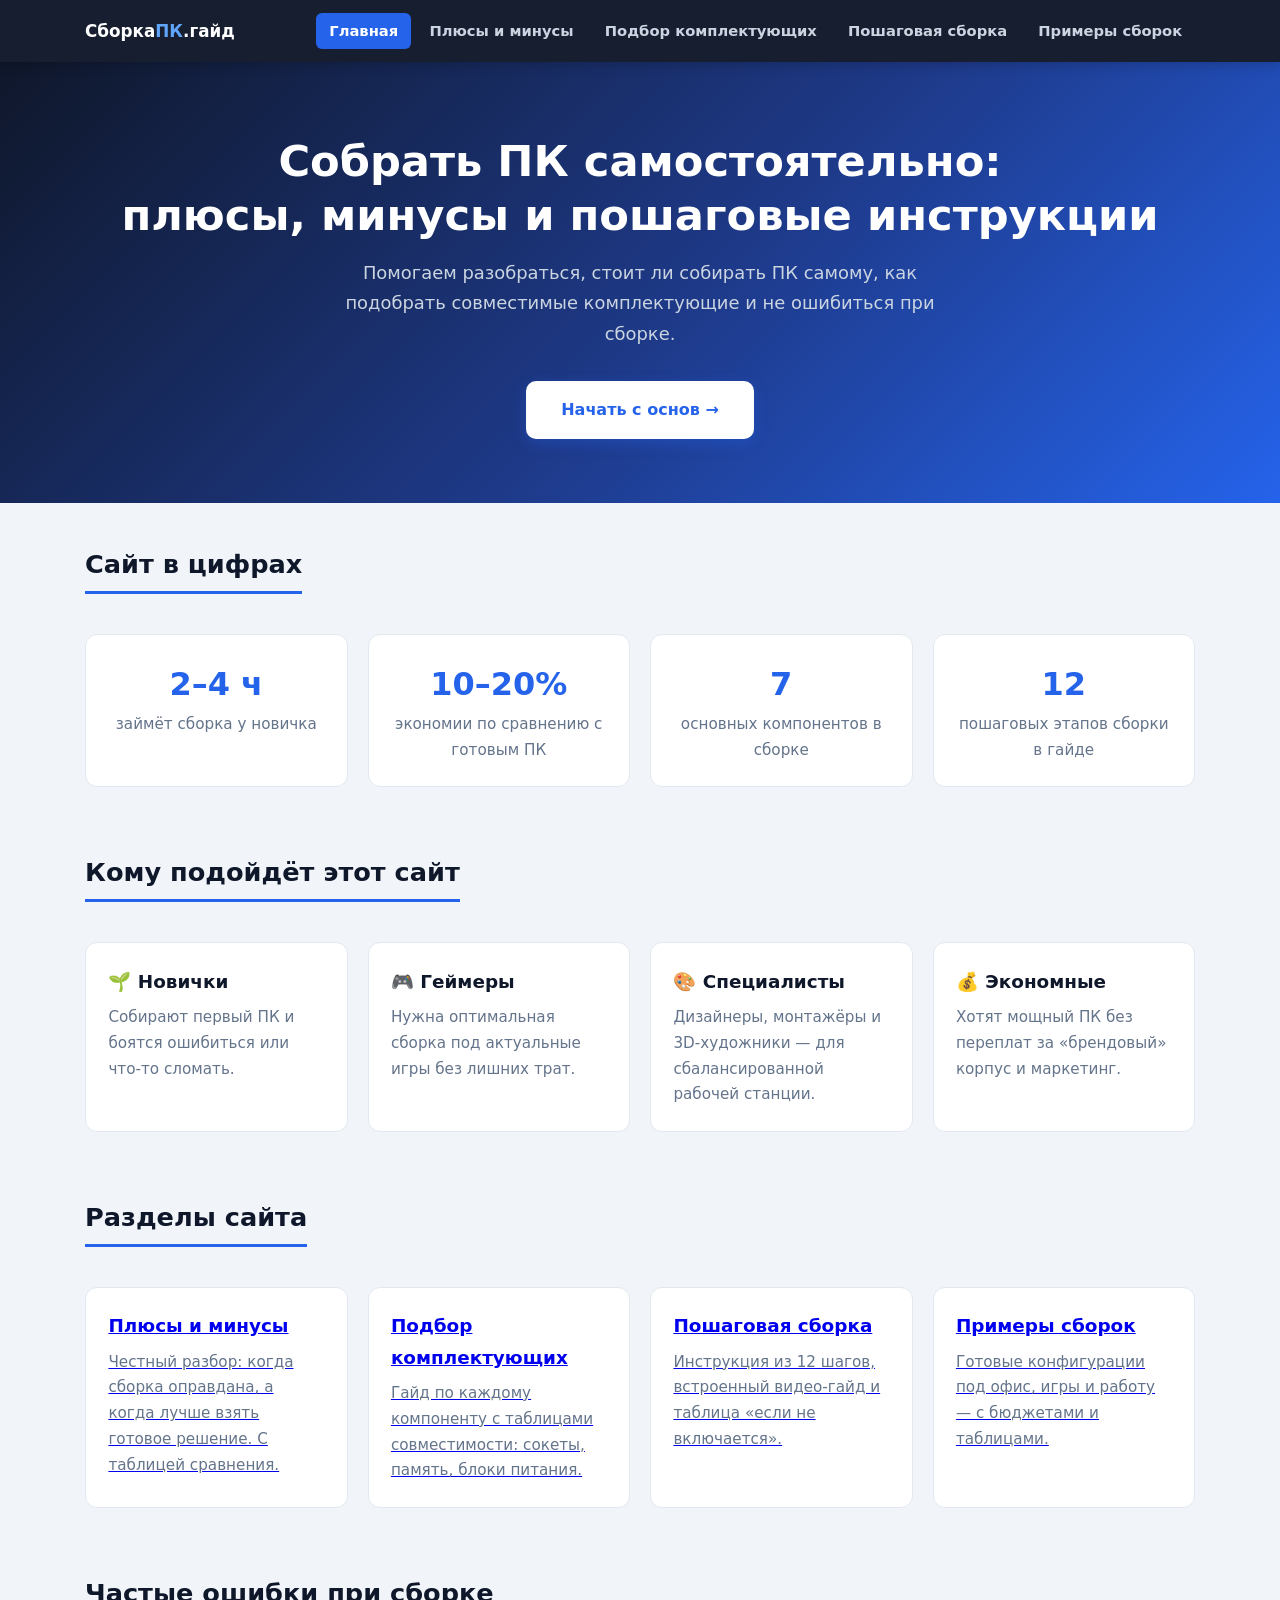
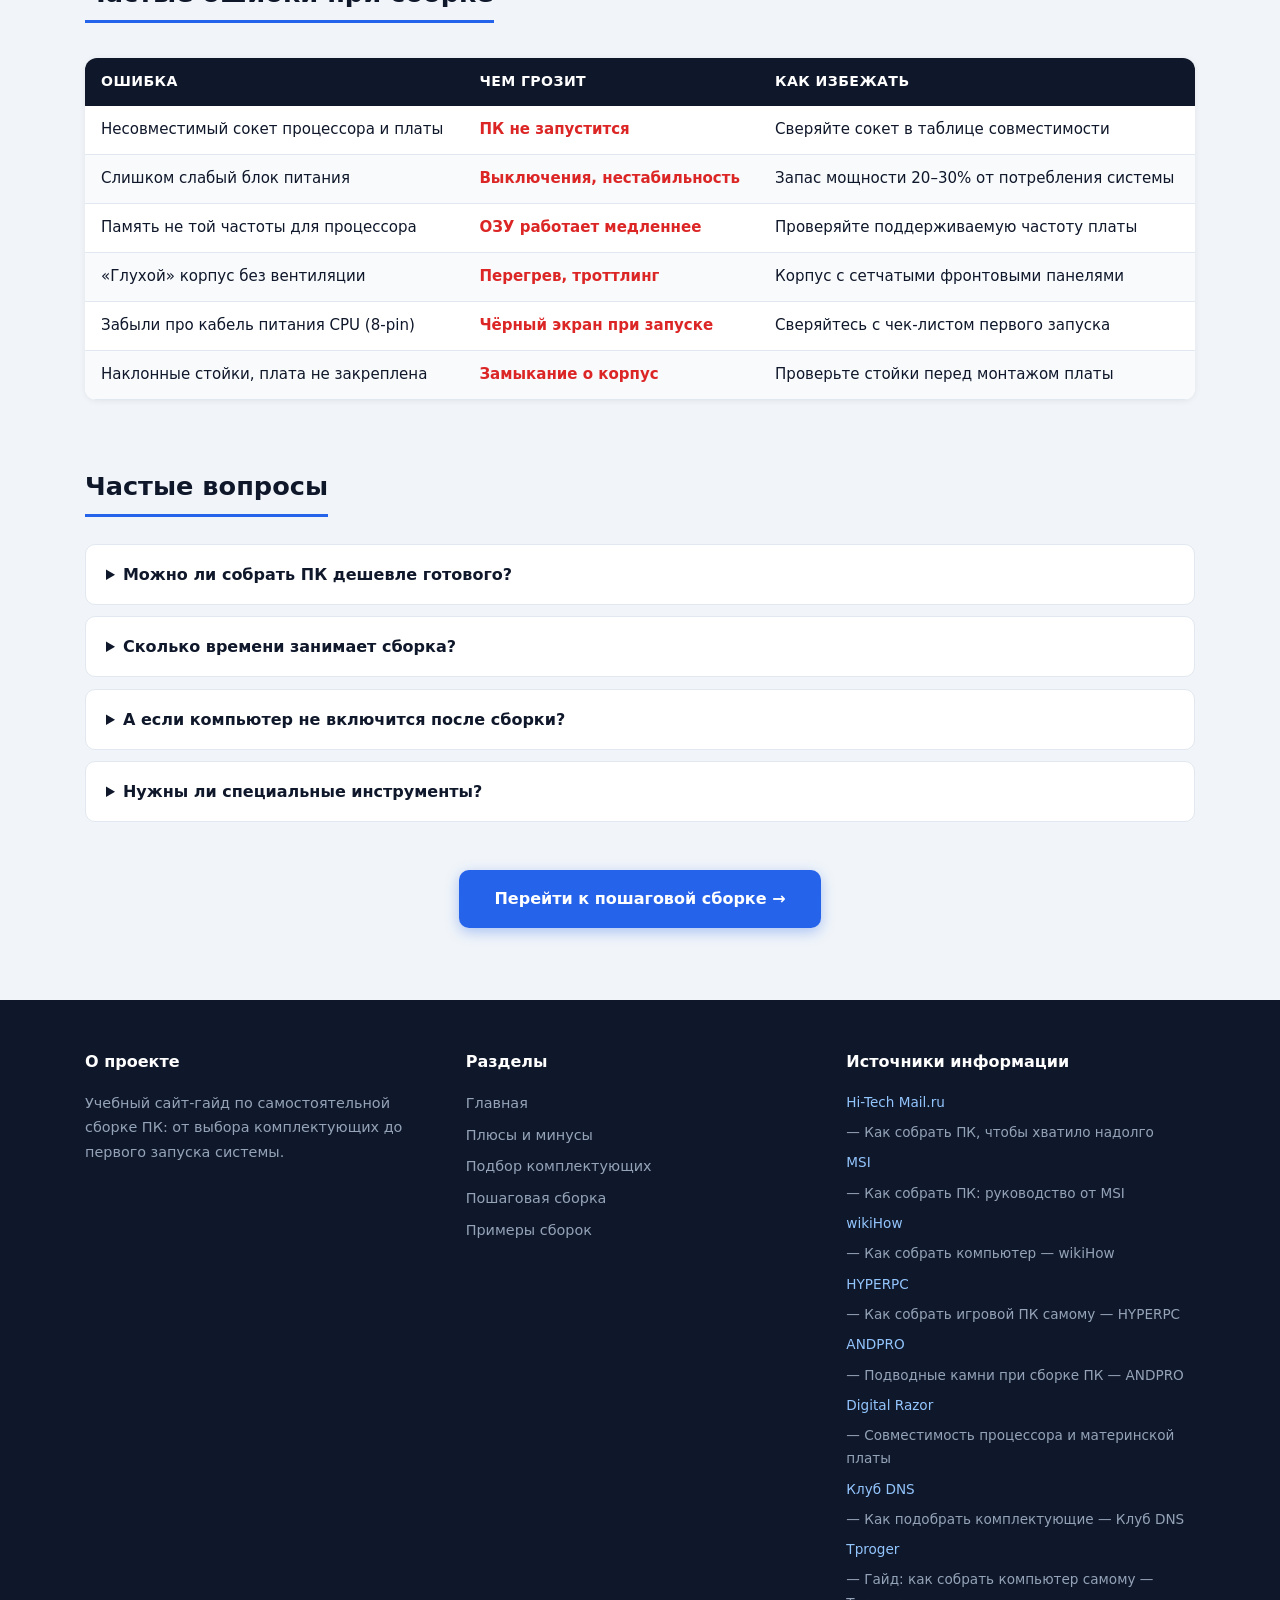
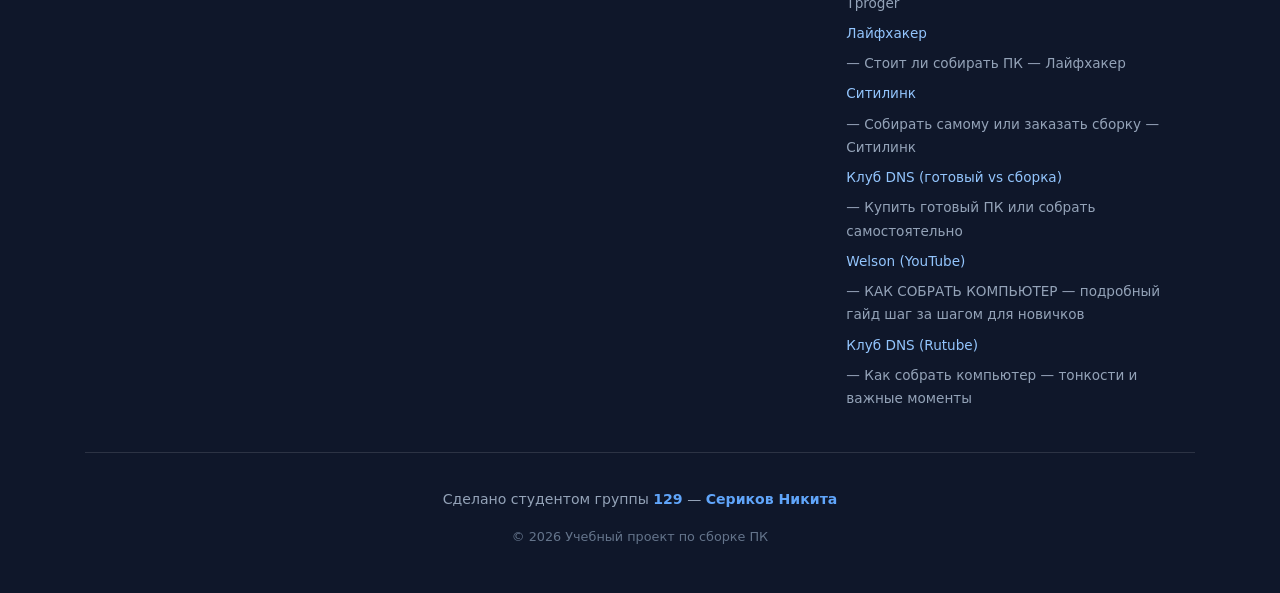
<file: index.html>
<!DOCTYPE html>
<html lang="ru">
<head>
<meta charset="UTF-8">
<meta name="viewport" content="width=device-width, initial-scale=1.0">
<title>Собрать ПК самостоятельно: плюсы, минусы и пошаговые инструкции</title>
<style>
:root{
  --primary:#2563eb; --primary-hover:#1d4ed8; --bg:#f1f5f9; --card-bg:#ffffff;
  --text:#0f172a; --text-secondary:#64748b; --border:#e2e8f0;
  --danger:#dc2626; --success:#16a34a; --dark:#0f172a;
}
*{box-sizing:border-box}
body{font-family:system-ui,-apple-system,"Segoe UI",Roboto,Helvetica,Arial,sans-serif;
  background:var(--bg);color:var(--text);margin:0;line-height:1.7}
.container{max-width:1150px;margin:0 auto;padding:0 1.25rem}

/* ---------- НАВИГАЦИЯ ---------- */
.top-nav{position:sticky;top:0;z-index:50;background:rgba(15,23,42,.97);
  box-shadow:0 2px 12px rgba(0,0,0,.2)}
.nav-inner{max-width:1150px;margin:0 auto;padding:.8rem 1.25rem;display:flex;
  align-items:center;gap:.35rem;flex-wrap:wrap}
.logo{color:#fff;font-weight:800;text-decoration:none;font-size:1.05rem;margin-right:auto;white-space:nowrap}
.logo span{color:#60a5fa}
.top-nav a.nav-link{color:#cbd5e1;text-decoration:none;font-weight:600;font-size:.92rem;
  padding:.35rem .8rem;border-radius:6px;transition:all .2s}
.top-nav a.nav-link:hover{color:#fff;background:rgba(255,255,255,.1)}
.top-nav a.nav-link.active{color:#fff;background:var(--primary)}

/* ---------- ХИРО ---------- */
.hero{background:linear-gradient(135deg,#0f172a 0%,#1e3a8a 55%,#2563eb 100%);
  color:#fff;padding:4.5rem 0 4rem;text-align:center}
.hero h1{font-size:clamp(1.8rem,4.5vw,2.7rem);margin:0 0 1rem;line-height:1.25}
.hero p{color:#cbd5e1;max-width:660px;margin:0 auto 2rem;font-size:1.12rem}
.hero .btn{background:#fff;color:var(--primary)}
.hero .btn:hover{background:#e2e8f0}

/* ---------- ЗАГОЛОВКИ ---------- */
.page-head{padding:3rem 0 1.5rem;text-align:center}
.page-head h1{font-size:2.1rem;margin:0 0 .6rem}
.page-head p{color:var(--text-secondary);max-width:720px;margin:0 auto;font-size:1.08rem}
h2.section-title{font-size:1.6rem;margin:2.5rem 0 1rem;display:inline-block;
  border-bottom:3px solid var(--primary);padding-bottom:.3rem}
h3{margin:1.8rem 0 .7rem}

/* ---------- КАРТОЧКИ ---------- */
.grid{display:grid;grid-template-columns:repeat(auto-fit,minmax(250px,1fr));gap:1.25rem;margin:1.5rem 0}
.card{background:var(--card-bg);border:1px solid var(--border);border-radius:12px;
  padding:1.4rem;transition:box-shadow .2s,transform .2s}
.card:hover{box-shadow:0 10px 28px rgba(0,0,0,.1);transform:translateY(-3px)}
.card h3{margin:0 0 .5rem;font-size:1.15rem}
.card p{color:var(--text-secondary);margin:0;font-size:.95rem}
.card a{color:inherit;text-decoration:none}

/* ---------- ТАБЛИЦЫ ---------- */
.table-wrap{overflow-x:auto;margin:1.2rem 0 1.6rem;border-radius:12px;
  box-shadow:0 1px 6px rgba(0,0,0,.07)}
table.data-table{width:100%;border-collapse:collapse;background:var(--card-bg);font-size:.94rem;min-width:520px}
table.data-table th{background:var(--dark);color:#fff;text-align:left;padding:.75rem 1rem;font-size:.88rem;
  text-transform:uppercase;letter-spacing:.03em}
table.data-table td{padding:.7rem 1rem;border-bottom:1px solid var(--border);vertical-align:top}
table.data-table tbody tr:nth-child(even){background:#f8fafc}
table.data-table tbody tr:hover{background:#eff6ff}
table.data-table .good{color:var(--success);font-weight:700}
table.data-table .bad{color:var(--danger);font-weight:700}
.tbl-caption{font-size:.85rem;color:var(--text-secondary);margin-top:-1rem;margin-bottom:1.4rem}

/* ---------- ВРЕЗКИ ---------- */
.callout{border-radius:10px;padding:1rem 1.25rem;margin:1.3rem 0;font-size:.97rem}
.callout.tip{background:#eff6ff;border-left:5px solid var(--primary)}
.callout.warn{background:#fffbeb;border-left:5px solid #d97706}
.callout.danger{background:#fef2f2;border-left:5px solid var(--danger)}
.callout b:first-child{display:block;margin-bottom:.25rem}

/* ---------- ШАГИ ---------- */
.step{display:flex;gap:1.1rem;margin:1.4rem 0;background:var(--card-bg);
  border:1px solid var(--border);border-radius:12px;padding:1.2rem 1.4rem}
.step-num{flex-shrink:0;width:44px;height:44px;border-radius:50%;background:var(--primary);
  color:#fff;font-weight:800;display:flex;align-items:center;justify-content:center;font-size:1.15rem}
.step h3{margin:.15rem 0 .5rem;font-size:1.12rem}
.step p{margin:0;color:#334155;font-size:.96rem}

/* ---------- БЕЙДЖИ ---------- */
.badge{display:inline-block;font-size:.75rem;font-weight:700;padding:.2rem .6rem;
  border-radius:99px;margin-left:.4rem;vertical-align:middle}
.badge.blue{background:#dbeafe;color:#1d4ed8}
.badge.green{background:#dcfce7;color:#15803d}
.badge.red{background:#fee2e2;color:#b91c1c}

/* ---------- КНОПКА ---------- */
.cta-block{text-align:center;margin:3rem 0 1rem}
.btn{background:var(--primary);color:#fff;padding:.95rem 2.2rem;border-radius:10px;
  text-decoration:none;font-weight:700;display:inline-block;transition:all .2s;
  box-shadow:0 4px 14px rgba(37,99,235,.35)}
.btn:hover{background:var(--primary-hover);transform:translateY(-2px)}

/* ---------- ВИДЕО ---------- */
.video-block{margin:2rem 0;background:var(--card-bg);border:1px solid var(--border);
  border-radius:14px;padding:1.4rem;box-shadow:0 4px 18px rgba(0,0,0,.08)}
.video-block .video-title{font-weight:700;margin-bottom:.2rem}
.video-block .video-meta{color:var(--text-secondary);font-size:.88rem;margin-bottom:1rem}
.video-embed{position:relative;padding-bottom:56.25%;height:0;border-radius:10px;overflow:hidden}
.video-embed iframe{position:absolute;top:0;left:0;width:100%;height:100%;border:0}

/* ---------- FAQ ---------- */
details.faq{background:var(--card-bg);border:1px solid var(--border);border-radius:10px;margin:.7rem 0}
details.faq summary{padding:1rem 1.25rem;font-weight:700;cursor:pointer}
details.faq[open] summary{border-bottom:1px solid var(--border)}
details.faq p{padding:1rem 1.25rem;margin:0;color:#334155;font-size:.96rem}

/* ---------- ФУТЕР ---------- */
footer{background:var(--dark);color:#cbd5e1;padding:3rem 0 2rem;margin-top:4.5rem;font-size:.9rem}
.footer-grid{display:grid;grid-template-columns:repeat(auto-fit,minmax(210px,1fr));gap:2rem}
.footer-grid h4{color:#fff;margin:0 0 1rem;font-size:1rem}
.footer-grid a{color:#94a3b8;text-decoration:none;display:block;margin-bottom:.45rem}
.footer-grid a:hover{color:#fff}
.sources{list-style:none;padding:0;margin:0;font-size:.85rem;color:#94a3b8}
.sources li{margin-bottom:.45rem}
.sources a{color:#93c5fd;text-decoration:none}
.sources a:hover{text-decoration:underline}
.credit{margin-top:2.2rem;border-top:1px solid rgba(255,255,255,.12);padding-top:1.3rem;
  text-align:center;color:#94a3b8;font-size:.88rem}
.credit b{color:#60a5fa}

@media(max-width:600px){
  .hero{padding:3rem 0 2.5rem}
  .page-head h1{font-size:1.6rem}
}
</style>
</head>
<body>
<nav class="top-nav"><div class="nav-inner"><a class="logo" href="index.html">Сборка<span>ПК</span>.гайд</a><a class="nav-link active" href="index.html">Главная</a><a class="nav-link" href="pros-cons.html">Плюсы и минусы</a><a class="nav-link" href="pick-parts.html">Подбор комплектующих</a><a class="nav-link" href="build-guide.html">Пошаговая сборка</a><a class="nav-link" href="builds.html">Примеры сборок</a></div></nav>
<main>

<div class="hero">
  <div class="container">
    <h1>Собрать ПК самостоятельно:<br>плюсы, минусы и пошаговые инструкции</h1>
    <p>Помогаем разобраться, стоит ли собирать ПК самому, как подобрать совместимые комплектующие и не ошибиться при сборке.</p>
    <a class="btn" href="pick-parts.html">Начать с основ &rarr;</a>
  </div>
</div>

<div class="container">
  <section>
    <h2 class="section-title">Сайт в цифрах</h2>
    <div class="grid" style="grid-template-columns:repeat(auto-fit,minmax(170px,1fr))">
      <div class="card" style="text-align:center">
        <div style="font-size:2rem;font-weight:800;color:var(--primary)">2–4 ч</div>
        <p>займёт сборка у новичка</p>
      </div>
      <div class="card" style="text-align:center">
        <div style="font-size:2rem;font-weight:800;color:var(--primary)">10–20%</div>
        <p>экономии по сравнению с готовым ПК</p>
      </div>
      <div class="card" style="text-align:center">
        <div style="font-size:2rem;font-weight:800;color:var(--primary)">7</div>
        <p>основных компонентов в сборке</p>
      </div>
      <div class="card" style="text-align:center">
        <div style="font-size:2rem;font-weight:800;color:var(--primary)">12</div>
        <p>пошаговых этапов сборки в гайде</p>
      </div>
    </div>
  </section>

  <section>
    <h2 class="section-title">Кому подойдёт этот сайт</h2>
    <div class="grid">
      <div class="card"><h3>🌱 Новички</h3><p>Собирают первый ПК и боятся ошибиться или что-то сломать.</p></div>
      <div class="card"><h3>🎮 Геймеры</h3><p>Нужна оптимальная сборка под актуальные игры без лишних трат.</p></div>
      <div class="card"><h3>🎨 Специалисты</h3><p>Дизайнеры, монтажёры и 3D-художники — для сбалансированной рабочей станции.</p></div>
      <div class="card"><h3>💰 Экономные</h3><p>Хотят мощный ПК без переплат за «брендовый» корпус и маркетинг.</p></div>
    </div>
  </section>

  <section>
    <h2 class="section-title">Разделы сайта</h2>
    <div class="grid" style="grid-template-columns:repeat(auto-fit,minmax(240px,1fr))">
      <a class="card" href="pros-cons.html"><h3>Плюсы и минусы</h3><p>Честный разбор: когда сборка оправдана, а когда лучше взять готовое решение. С таблицей сравнения.</p></a>
      <a class="card" href="pick-parts.html"><h3>Подбор комплектующих</h3><p>Гайд по каждому компоненту с таблицами совместимости: сокеты, память, блоки питания.</p></a>
      <a class="card" href="build-guide.html"><h3>Пошаговая сборка</h3><p>Инструкция из 12 шагов, встроенный видео-гайд и таблица «если не включается».</p></a>
      <a class="card" href="builds.html"><h3>Примеры сборок</h3><p>Готовые конфигурации под офис, игры и работу — с бюджетами и таблицами.</p></a>
    </div>
  </section>

  <section>
    <h2 class="section-title">Частые ошибки при сборке</h2>
    <div class="table-wrap">
      <table class="data-table">
        <thead><tr><th>Ошибка</th><th>Чем грозит</th><th>Как избежать</th></tr></thead>
        <tbody>
          <tr><td>Несовместимый сокет процессора и платы</td><td class="bad">ПК не запустится</td><td>Сверяйте сокет в таблице совместимости</td></tr>
          <tr><td>Слишком слабый блок питания</td><td class="bad">Выключения, нестабильность</td><td>Запас мощности 20–30% от потребления системы</td></tr>
          <tr><td>Память не той частоты для процессора</td><td class="bad">ОЗУ работает медленнее</td><td>Проверяйте поддерживаемую частоту платы</td></tr>
          <tr><td>«Глухой» корпус без вентиляции</td><td class="bad">Перегрев, троттлинг</td><td>Корпус с сетчатыми фронтовыми панелями</td></tr>
          <tr><td>Забыли про кабель питания CPU (8-pin)</td><td class="bad">Чёрный экран при запуске</td><td>Сверяйтесь с чек-листом первого запуска</td></tr>
          <tr><td>Наклонные стойки, плата не закреплена</td><td class="bad">Замыкание о корпус</td><td>Проверьте стойки перед монтажом платы</td></tr>
        </tbody>
      </table>
    </div>
  </section>

  <section>
    <h2 class="section-title">Частые вопросы</h2>
    <details class="faq"><summary>Можно ли собрать ПК дешевле готового?</summary>
      <p>Да, в большинстве случаев самостоятельная сборка выходит на 10–20% дешевле готового аналога, особенно если следить за акциями. Плюс вы сами контролируете качество каждого компонента.</p></details>
    <details class="faq"><summary>Сколько времени занимает сборка?</summary>
      <p>Новичку — 2–4 часа с перерывами. Опытному пользователю — 45–90 минут. Больше всего времени уходит на распаковку, сортировку кабелей и подключение передней панели корпуса.</p></details>
    <details class="faq"><summary>А если компьютер не включится после сборки?</summary>
      <p>В 90% случаев дело в мелочах: не до конца вставлена планка памяти, забыли кабель питания процессора или перепутали разъёмы передней панели. На странице сборки есть таблица поиска неисправностей.</p></details>
    <details class="faq"><summary>Нужны ли специальные инструменты?</summary>
      <p>Достаточно крестовой отвёртки, стяжек для кабелей и чистого рабочего места. Всё остальное — приятные дополнения, а не необходимость.</p></details>
  </section>

  <div class="cta-block">
    <a class="btn" href="build-guide.html">Перейти к пошаговой сборке &rarr;</a>
  </div>
</div>

</main>
<footer>
  <div class="container">
    <div class="footer-grid">
      <div>
        <h4>О проекте</h4>
        <p style="color:#94a3b8">Учебный сайт-гайд по самостоятельной сборке ПК: от выбора комплектующих до первого запуска системы.</p>
      </div>
      <div>
        <h4>Разделы</h4>
        <a href="index.html">Главная</a><a href="pros-cons.html">Плюсы и минусы</a><a href="pick-parts.html">Подбор комплектующих</a><a href="build-guide.html">Пошаговая сборка</a><a href="builds.html">Примеры сборок</a>
      </div>
      <div>
        <h4>Источники информации</h4>
        <ul class="sources">
          <li><a href="https://hi-tech.mail.ru/review/57070-kak-sobrat-pk-chtoby-hvatilo-nadolgo/" target="_blank" rel="noopener">Hi-Tech Mail.ru</a> — Как собрать ПК, чтобы хватило надолго</li><li><a href="https://ru.msi.com/Landing/how-to-build-a-pc" target="_blank" rel="noopener">MSI</a> — Как собрать ПК: руководство от MSI</li><li><a href="https://ru.wikihow.com/собрать-компьютер" target="_blank" rel="noopener">wikiHow</a> — Как собрать компьютер — wikiHow</li><li><a href="https://hyperpc.ru/blog/gaming-pc/how-build-gaming-pc-yourself" target="_blank" rel="noopener">HYPERPC</a> — Как собрать игровой ПК самому — HYPERPC</li><li><a href="https://andpro.ru/blog/pc/podvodnye-kamni-pri-sborke-pk-instruktsiya-po-pokupke-i-sborke/" target="_blank" rel="noopener">ANDPRO</a> — Подводные камни при сборке ПК — ANDPRO</li><li><a href="https://digital-razor.ru/media/articles/hardware/cpu-mobo-compatibility/" target="_blank" rel="noopener">Digital Razor</a> — Совместимость процессора и материнской платы</li><li><a href="https://club.dns-shop.ru/blog/t-90-kompyuteryi/20005-kak-podobrat-komplektuuschie-dlya-samostoyatelnoi-sborki-pk/" target="_blank" rel="noopener">Клуб DNS</a> — Как подобрать комплектующие — Клуб DNS</li><li><a href="https://tproger.ru/articles/gajd-kak-sobrat-kompyuter-samomu" target="_blank" rel="noopener">Tproger</a> — Гайд: как собрать компьютер самому — Tproger</li><li><a href="https://lifehacker.ru/stoit-li-sobirat-pk/" target="_blank" rel="noopener">Лайфхакер</a> — Стоит ли собирать ПК — Лайфхакер</li><li><a href="https://journal.citilink.ru/articles/kak-luchshe-sobirat-pk-samomu-ili-zakazat-sborku-v-magazine/" target="_blank" rel="noopener">Ситилинк</a> — Собирать самому или заказать сборку — Ситилинк</li><li><a href="https://club.dns-shop.ru/blog/t-90-kompyuteryi/91739-kupit-gotovyii-pk-ili-sobrat-samostoyatelno/" target="_blank" rel="noopener">Клуб DNS (готовый vs сборка)</a> — Купить готовый ПК или собрать самостоятельно</li><li><a href="https://www.youtube.com/watch?v=8cOzLjkyBXI" target="_blank" rel="noopener">Welson (YouTube)</a> — КАК СОБРАТЬ КОМПЬЮТЕР — подробный гайд шаг за шагом для новичков</li><li><a href="https://rutube.ru/video/cc792eb7f2d3c47f68562fdddeae7814/" target="_blank" rel="noopener">Клуб DNS (Rutube)</a> — Как собрать компьютер — тонкости и важные моменты</li>
        </ul>
      </div>
    </div>
    <div class="credit">
      <p>Сделано студентом группы <b>129</b> — <b>Сериков Никита</b></p>
      <p style="font-size:.8rem;color:#64748b">&copy; 2026 Учебный проект по сборке ПК</p>
    </div>
  </div>
</footer>
</body>
</html>
</file>
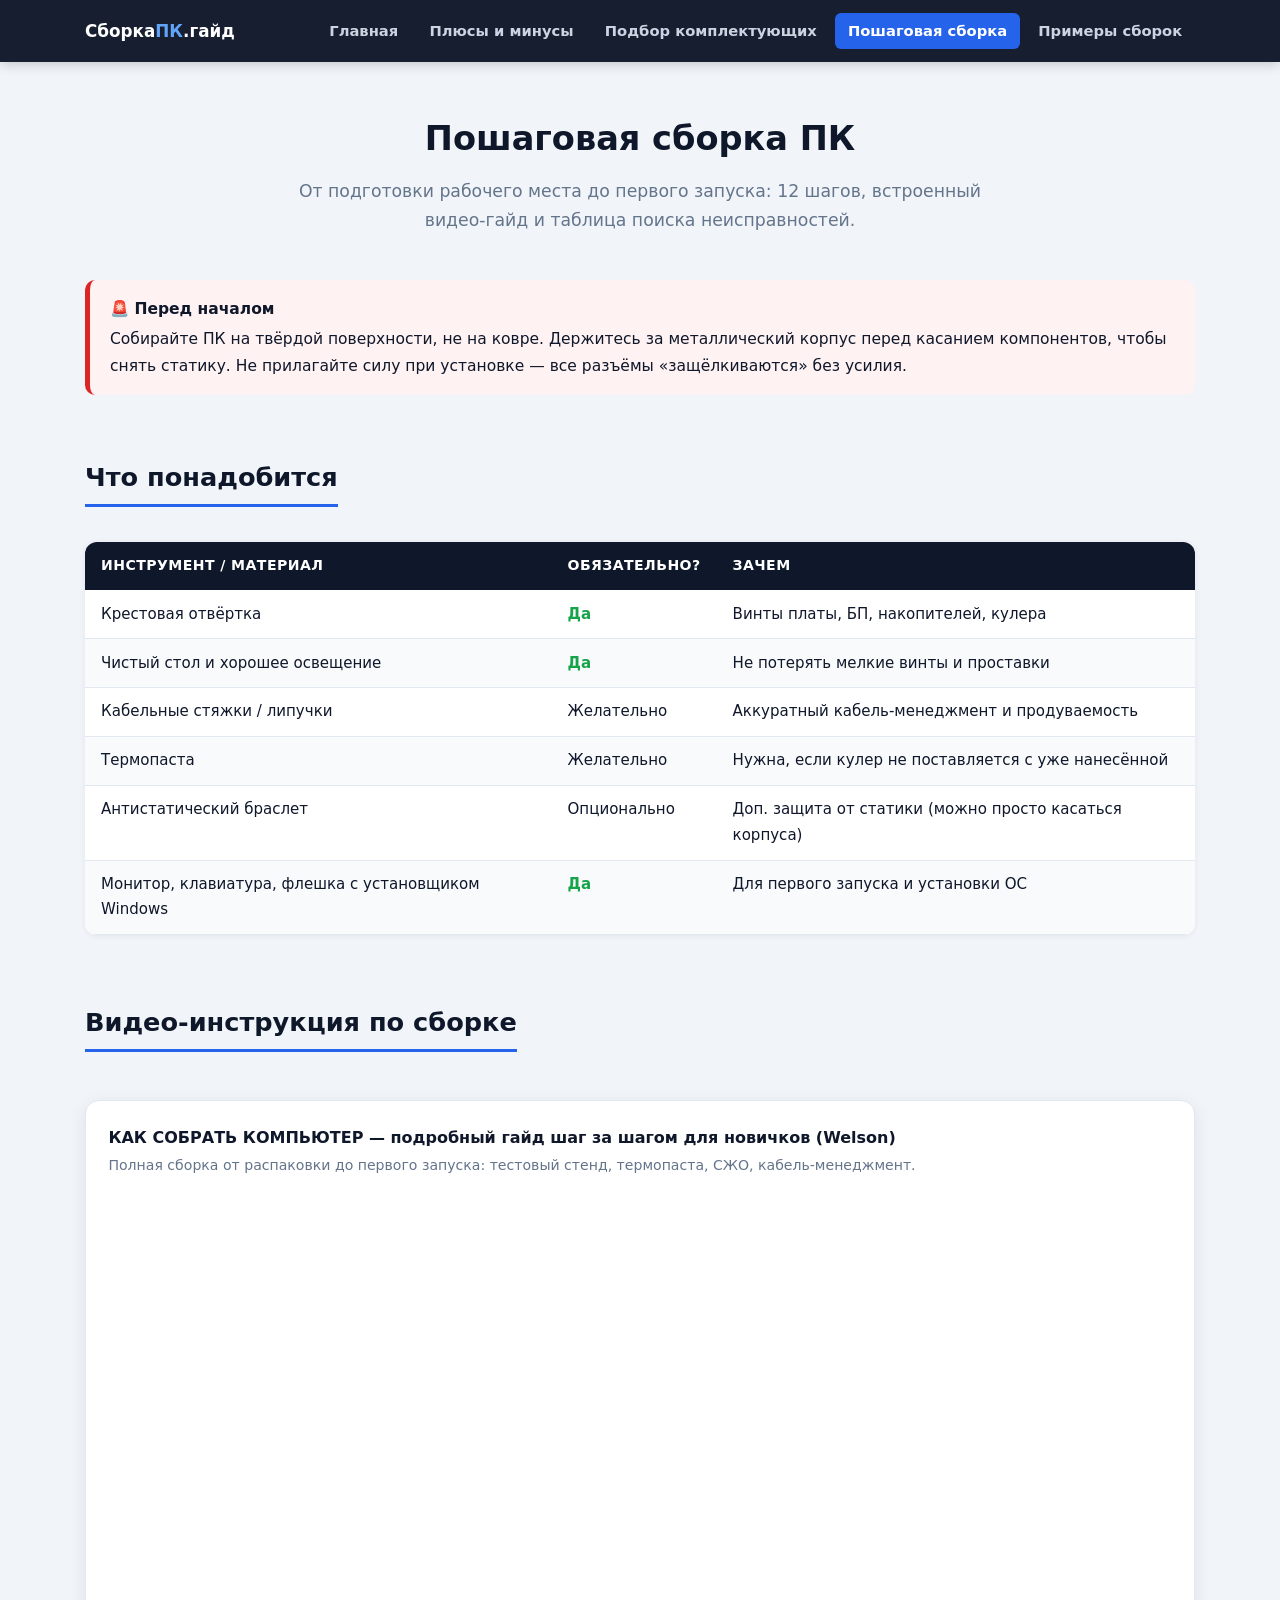
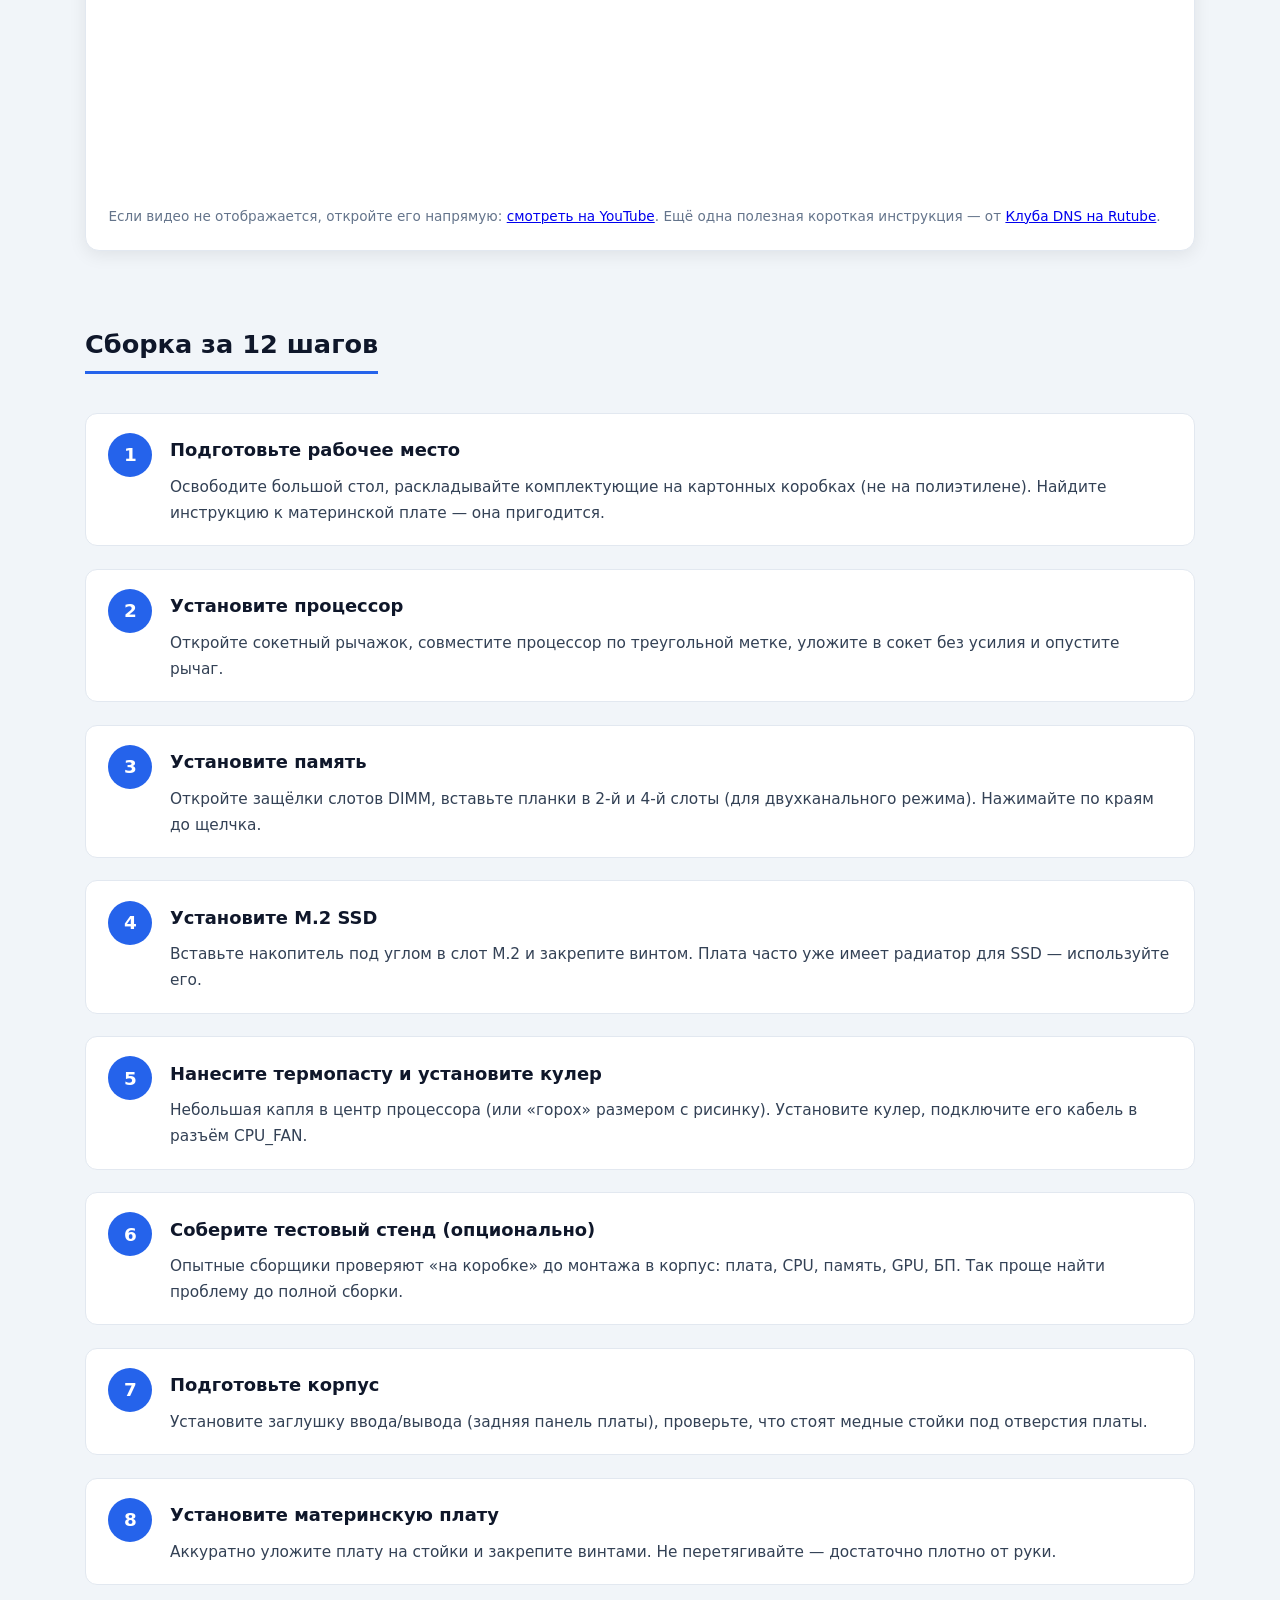
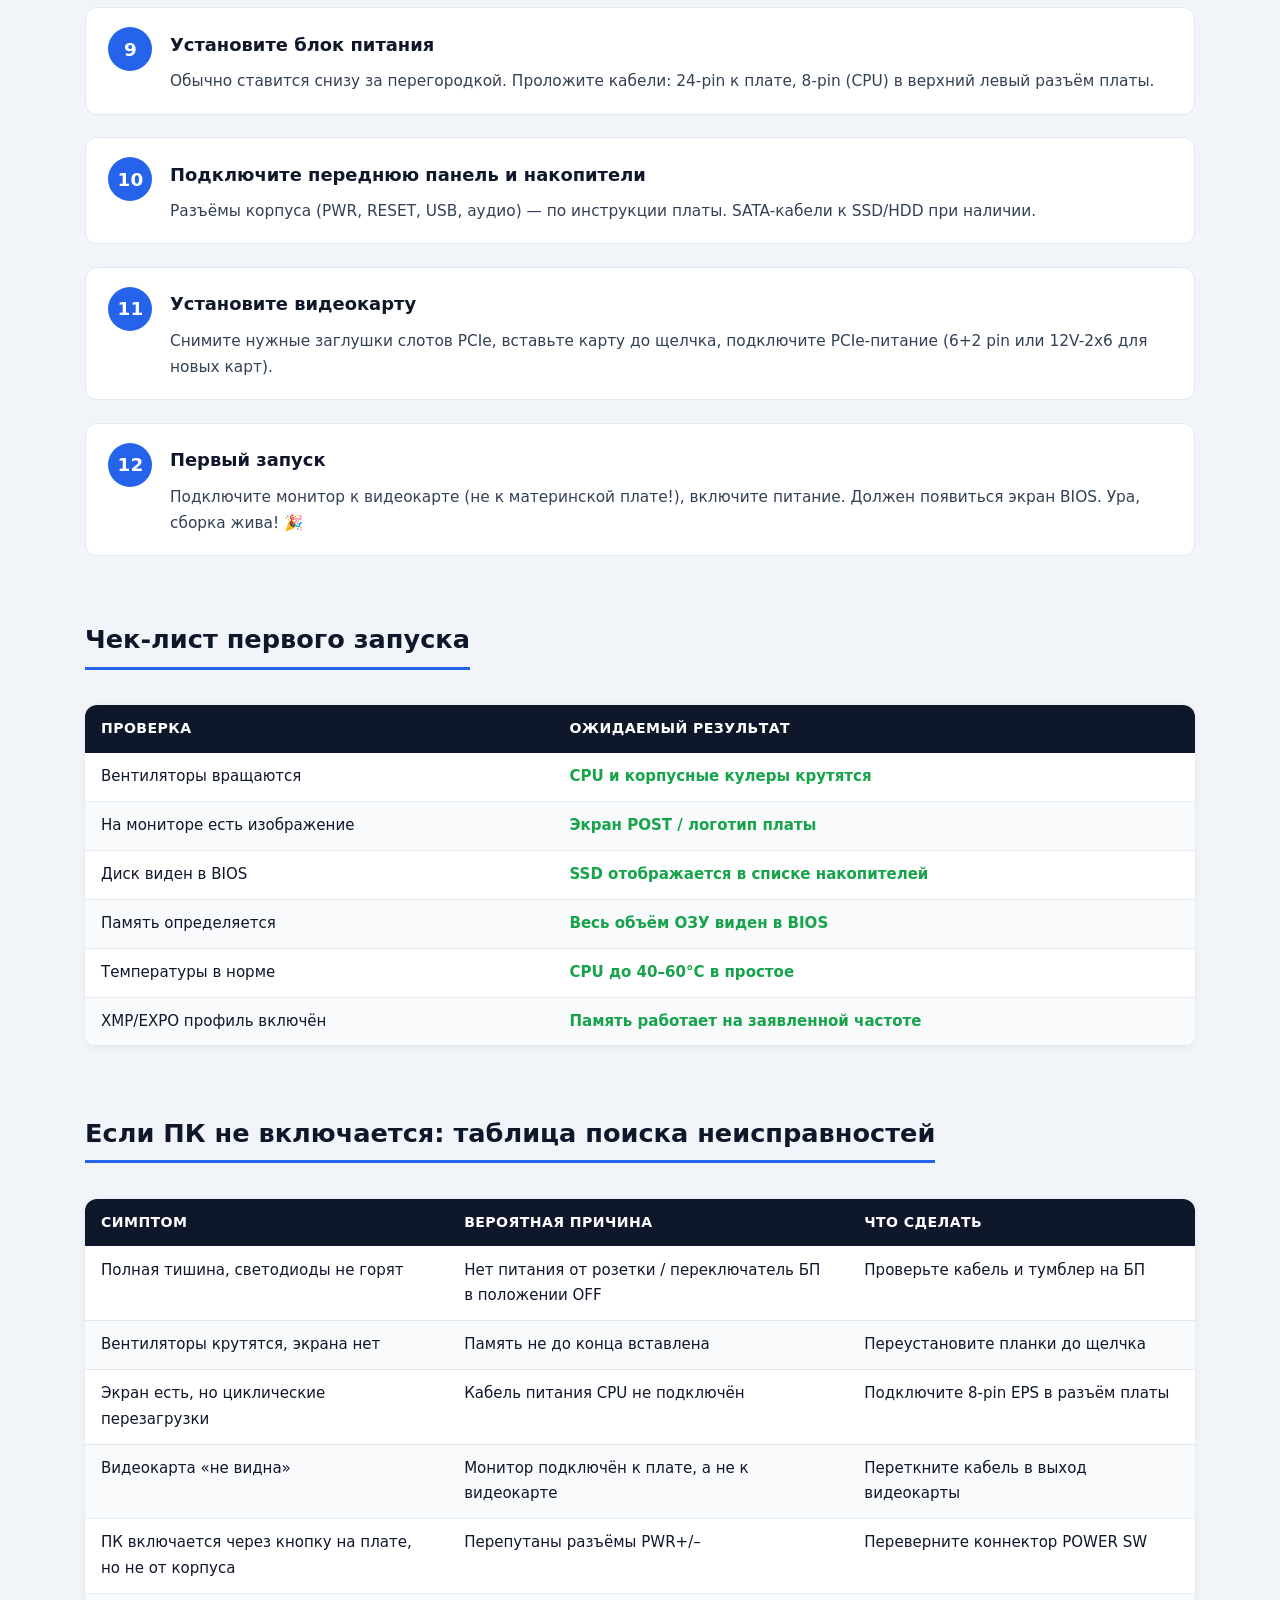
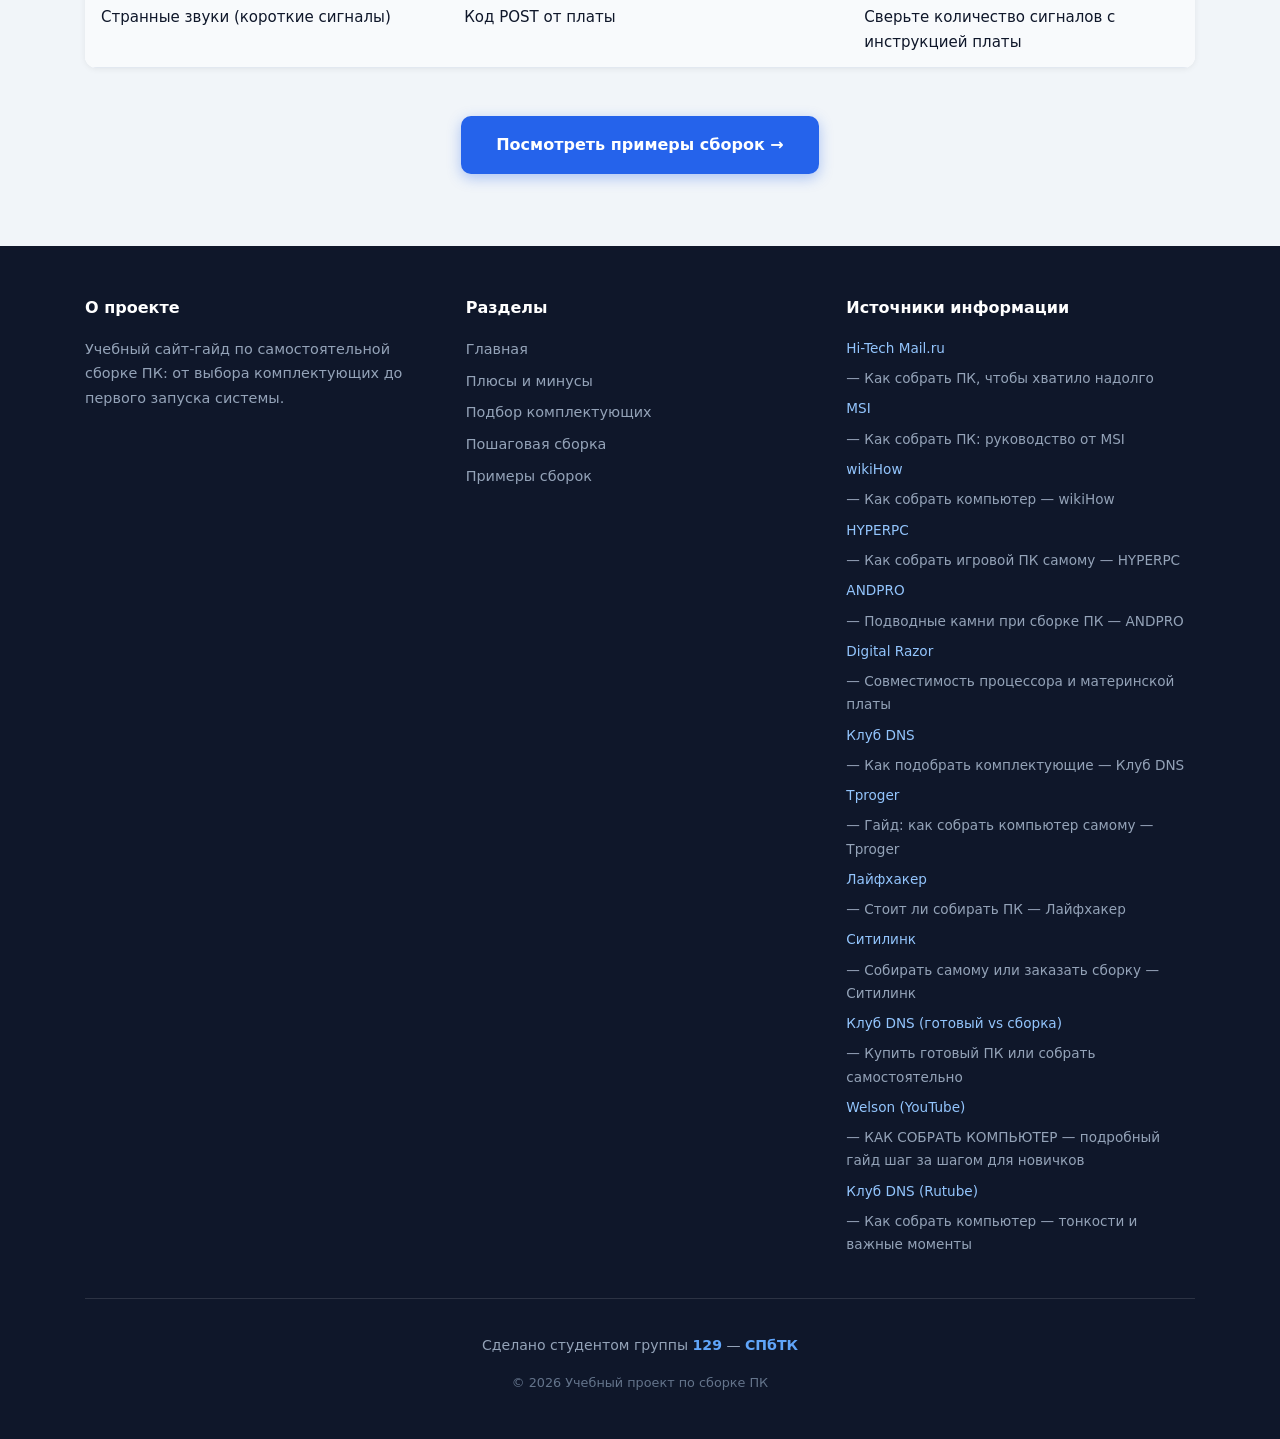
<file: build-guide.html>
<!DOCTYPE html>
<html lang="ru">
<head>
<meta charset="UTF-8">
<meta name="viewport" content="width=device-width, initial-scale=1.0">
<title>Пошаговая сборка ПК: инструкция для новичков</title>
<style>
:root{
  --primary:#2563eb; --primary-hover:#1d4ed8; --bg:#f1f5f9; --card-bg:#ffffff;
  --text:#0f172a; --text-secondary:#64748b; --border:#e2e8f0;
  --danger:#dc2626; --success:#16a34a; --dark:#0f172a;
}
*{box-sizing:border-box}
body{font-family:system-ui,-apple-system,"Segoe UI",Roboto,Helvetica,Arial,sans-serif;
  background:var(--bg);color:var(--text);margin:0;line-height:1.7}
.container{max-width:1150px;margin:0 auto;padding:0 1.25rem}

/* ---------- НАВИГАЦИЯ ---------- */
.top-nav{position:sticky;top:0;z-index:50;background:rgba(15,23,42,.97);
  box-shadow:0 2px 12px rgba(0,0,0,.2)}
.nav-inner{max-width:1150px;margin:0 auto;padding:.8rem 1.25rem;display:flex;
  align-items:center;gap:.35rem;flex-wrap:wrap}
.logo{color:#fff;font-weight:800;text-decoration:none;font-size:1.05rem;margin-right:auto;white-space:nowrap}
.logo span{color:#60a5fa}
.top-nav a.nav-link{color:#cbd5e1;text-decoration:none;font-weight:600;font-size:.92rem;
  padding:.35rem .8rem;border-radius:6px;transition:all .2s}
.top-nav a.nav-link:hover{color:#fff;background:rgba(255,255,255,.1)}
.top-nav a.nav-link.active{color:#fff;background:var(--primary)}

/* ---------- ХИРО ---------- */
.hero{background:linear-gradient(135deg,#0f172a 0%,#1e3a8a 55%,#2563eb 100%);
  color:#fff;padding:4.5rem 0 4rem;text-align:center}
.hero h1{font-size:clamp(1.8rem,4.5vw,2.7rem);margin:0 0 1rem;line-height:1.25}
.hero p{color:#cbd5e1;max-width:660px;margin:0 auto 2rem;font-size:1.12rem}
.hero .btn{background:#fff;color:var(--primary)}
.hero .btn:hover{background:#e2e8f0}

/* ---------- ЗАГОЛОВКИ ---------- */
.page-head{padding:3rem 0 1.5rem;text-align:center}
.page-head h1{font-size:2.1rem;margin:0 0 .6rem}
.page-head p{color:var(--text-secondary);max-width:720px;margin:0 auto;font-size:1.08rem}
h2.section-title{font-size:1.6rem;margin:2.5rem 0 1rem;display:inline-block;
  border-bottom:3px solid var(--primary);padding-bottom:.3rem}
h3{margin:1.8rem 0 .7rem}

/* ---------- КАРТОЧКИ ---------- */
.grid{display:grid;grid-template-columns:repeat(auto-fit,minmax(250px,1fr));gap:1.25rem;margin:1.5rem 0}
.card{background:var(--card-bg);border:1px solid var(--border);border-radius:12px;
  padding:1.4rem;transition:box-shadow .2s,transform .2s}
.card:hover{box-shadow:0 10px 28px rgba(0,0,0,.1);transform:translateY(-3px)}
.card h3{margin:0 0 .5rem;font-size:1.15rem}
.card p{color:var(--text-secondary);margin:0;font-size:.95rem}
.card a{color:inherit;text-decoration:none}

/* ---------- ТАБЛИЦЫ ---------- */
.table-wrap{overflow-x:auto;margin:1.2rem 0 1.6rem;border-radius:12px;
  box-shadow:0 1px 6px rgba(0,0,0,.07)}
table.data-table{width:100%;border-collapse:collapse;background:var(--card-bg);font-size:.94rem;min-width:520px}
table.data-table th{background:var(--dark);color:#fff;text-align:left;padding:.75rem 1rem;font-size:.88rem;
  text-transform:uppercase;letter-spacing:.03em}
table.data-table td{padding:.7rem 1rem;border-bottom:1px solid var(--border);vertical-align:top}
table.data-table tbody tr:nth-child(even){background:#f8fafc}
table.data-table tbody tr:hover{background:#eff6ff}
table.data-table .good{color:var(--success);font-weight:700}
table.data-table .bad{color:var(--danger);font-weight:700}
.tbl-caption{font-size:.85rem;color:var(--text-secondary);margin-top:-1rem;margin-bottom:1.4rem}

/* ---------- ВРЕЗКИ ---------- */
.callout{border-radius:10px;padding:1rem 1.25rem;margin:1.3rem 0;font-size:.97rem}
.callout.tip{background:#eff6ff;border-left:5px solid var(--primary)}
.callout.warn{background:#fffbeb;border-left:5px solid #d97706}
.callout.danger{background:#fef2f2;border-left:5px solid var(--danger)}
.callout b:first-child{display:block;margin-bottom:.25rem}

/* ---------- ШАГИ ---------- */
.step{display:flex;gap:1.1rem;margin:1.4rem 0;background:var(--card-bg);
  border:1px solid var(--border);border-radius:12px;padding:1.2rem 1.4rem}
.step-num{flex-shrink:0;width:44px;height:44px;border-radius:50%;background:var(--primary);
  color:#fff;font-weight:800;display:flex;align-items:center;justify-content:center;font-size:1.15rem}
.step h3{margin:.15rem 0 .5rem;font-size:1.12rem}
.step p{margin:0;color:#334155;font-size:.96rem}

/* ---------- БЕЙДЖИ ---------- */
.badge{display:inline-block;font-size:.75rem;font-weight:700;padding:.2rem .6rem;
  border-radius:99px;margin-left:.4rem;vertical-align:middle}
.badge.blue{background:#dbeafe;color:#1d4ed8}
.badge.green{background:#dcfce7;color:#15803d}
.badge.red{background:#fee2e2;color:#b91c1c}

/* ---------- КНОПКА ---------- */
.cta-block{text-align:center;margin:3rem 0 1rem}
.btn{background:var(--primary);color:#fff;padding:.95rem 2.2rem;border-radius:10px;
  text-decoration:none;font-weight:700;display:inline-block;transition:all .2s;
  box-shadow:0 4px 14px rgba(37,99,235,.35)}
.btn:hover{background:var(--primary-hover);transform:translateY(-2px)}

/* ---------- ВИДЕО ---------- */
.video-block{margin:2rem 0;background:var(--card-bg);border:1px solid var(--border);
  border-radius:14px;padding:1.4rem;box-shadow:0 4px 18px rgba(0,0,0,.08)}
.video-block .video-title{font-weight:700;margin-bottom:.2rem}
.video-block .video-meta{color:var(--text-secondary);font-size:.88rem;margin-bottom:1rem}
.video-embed{position:relative;padding-bottom:56.25%;height:0;border-radius:10px;overflow:hidden}
.video-embed iframe{position:absolute;top:0;left:0;width:100%;height:100%;border:0}

/* ---------- FAQ ---------- */
details.faq{background:var(--card-bg);border:1px solid var(--border);border-radius:10px;margin:.7rem 0}
details.faq summary{padding:1rem 1.25rem;font-weight:700;cursor:pointer}
details.faq[open] summary{border-bottom:1px solid var(--border)}
details.faq p{padding:1rem 1.25rem;margin:0;color:#334155;font-size:.96rem}

/* ---------- ФУТЕР ---------- */
footer{background:var(--dark);color:#cbd5e1;padding:3rem 0 2rem;margin-top:4.5rem;font-size:.9rem}
.footer-grid{display:grid;grid-template-columns:repeat(auto-fit,minmax(210px,1fr));gap:2rem}
.footer-grid h4{color:#fff;margin:0 0 1rem;font-size:1rem}
.footer-grid a{color:#94a3b8;text-decoration:none;display:block;margin-bottom:.45rem}
.footer-grid a:hover{color:#fff}
.sources{list-style:none;padding:0;margin:0;font-size:.85rem;color:#94a3b8}
.sources li{margin-bottom:.45rem}
.sources a{color:#93c5fd;text-decoration:none}
.sources a:hover{text-decoration:underline}
.credit{margin-top:2.2rem;border-top:1px solid rgba(255,255,255,.12);padding-top:1.3rem;
  text-align:center;color:#94a3b8;font-size:.88rem}
.credit b{color:#60a5fa}

@media(max-width:600px){
  .hero{padding:3rem 0 2.5rem}
  .page-head h1{font-size:1.6rem}
}
</style>
</head>
<body>
<nav class="top-nav"><div class="nav-inner"><a class="logo" href="index.html">Сборка<span>ПК</span>.гайд</a><a class="nav-link" href="index.html">Главная</a><a class="nav-link" href="pros-cons.html">Плюсы и минусы</a><a class="nav-link" href="pick-parts.html">Подбор комплектующих</a><a class="nav-link active" href="build-guide.html">Пошаговая сборка</a><a class="nav-link" href="builds.html">Примеры сборок</a></div></nav>
<main>

<div class="page-head container">
  <h1>Пошаговая сборка ПК</h1>
  <p>От подготовки рабочего места до первого запуска: 12 шагов, встроенный видео-гайд и таблица поиска неисправностей.</p>
</div>

<div class="container">
  <div class="callout danger"><b>🚨 Перед началом</b>
    Собирайте ПК на твёрдой поверхности, не на ковре. Держитесь за металлический корпус перед касанием компонентов, чтобы снять статику. Не прилагайте силу при установке — все разъёмы «защёлкиваются» без усилия.</div>

  <h2 class="section-title">Что понадобится</h2>
  <div class="table-wrap">
    <table class="data-table">
      <thead><tr><th>Инструмент / материал</th><th>Обязательно?</th><th>Зачем</th></tr></thead>
      <tbody>
        <tr><td>Крестовая отвёртка</td><td class="good">Да</td><td>Винты платы, БП, накопителей, кулера</td></tr>
        <tr><td>Чистый стол и хорошее освещение</td><td class="good">Да</td><td>Не потерять мелкие винты и проставки</td></tr>
        <tr><td>Кабельные стяжки / липучки</td><td>Желательно</td><td>Аккуратный кабель-менеджмент и продуваемость</td></tr>
        <tr><td>Термопаста</td><td>Желательно</td><td>Нужна, если кулер не поставляется с уже нанесённой</td></tr>
        <tr><td>Антистатический браслет</td><td>Опционально</td><td>Доп. защита от статики (можно просто касаться корпуса)</td></tr>
        <tr><td>Монитор, клавиатура, флешка с установщиком Windows</td><td class="good">Да</td><td>Для первого запуска и установки ОС</td></tr>
      </tbody>
    </table>
  </div>

  <h2 class="section-title">Видео-инструкция по сборке</h2>
  <div class="video-block">
    <div class="video-title">КАК СОБРАТЬ КОМПЬЮТЕР — подробный гайд шаг за шагом для новичков (Welson)</div>
    <div class="video-meta">Полная сборка от распаковки до первого запуска: тестовый стенд, термопаста, СЖО, кабель-менеджмент.</div>
    <div class="video-embed">
      <iframe src="https://www.youtube.com/embed/8cOzLjkyBXI" title="Как собрать компьютер — пошаговая инструкция"
        allow="accelerometer; autoplay; clipboard-write; encrypted-media; gyroscope; picture-in-picture" allowfullscreen></iframe>
    </div>
    <p style="font-size:.85rem;color:var(--text-secondary);margin:.8rem 0 0">
      Если видео не отображается, откройте его напрямую: <a href="https://www.youtube.com/watch?v=8cOzLjkyBXI" target="_blank" rel="noopener">смотреть на YouTube</a>. Ещё одна полезная короткая инструкция — от <a href="https://rutube.ru/video/cc792eb7f2d3c47f68562fdddeae7814/" target="_blank" rel="noopener">Клуба DNS на Rutube</a>.</p>
  </div>

  <h2 class="section-title">Сборка за 12 шагов</h2>

  <div class="step"><div class="step-num">1</div><div><h3>Подготовьте рабочее место</h3><p>Освободите большой стол, раскладывайте комплектующие на картонных коробках (не на полиэтилене). Найдите инструкцию к материнской плате — она пригодится.</p></div></div>
  <div class="step"><div class="step-num">2</div><div><h3>Установите процессор</h3><p>Откройте сокетный рычажок, совместите процессор по треугольной метке, уложите в сокет без усилия и опустите рычаг.</p></div></div>
  <div class="step"><div class="step-num">3</div><div><h3>Установите память</h3><p>Откройте защёлки слотов DIMM, вставьте планки в 2-й и 4-й слоты (для двухканального режима). Нажимайте по краям до щелчка.</p></div></div>
  <div class="step"><div class="step-num">4</div><div><h3>Установите M.2 SSD</h3><p>Вставьте накопитель под углом в слот M.2 и закрепите винтом. Плата часто уже имеет радиатор для SSD — используйте его.</p></div></div>
  <div class="step"><div class="step-num">5</div><div><h3>Нанесите термопасту и установите кулер</h3><p>Небольшая капля в центр процессора (или «горох» размером с рисинку). Установите кулер, подключите его кабель в разъём CPU_FAN.</p></div></div>
  <div class="step"><div class="step-num">6</div><div><h3>Соберите тестовый стенд (опционально)</h3><p>Опытные сборщики проверяют «на коробке» до монтажа в корпус: плата, CPU, память, GPU, БП. Так проще найти проблему до полной сборки.</p></div></div>
  <div class="step"><div class="step-num">7</div><div><h3>Подготовьте корпус</h3><p>Установите заглушку ввода/вывода (задняя панель платы), проверьте, что стоят медные стойки под отверстия платы.</p></div></div>
  <div class="step"><div class="step-num">8</div><div><h3>Установите материнскую плату</h3><p>Аккуратно уложите плату на стойки и закрепите винтами. Не перетягивайте — достаточно плотно от руки.</p></div></div>
  <div class="step"><div class="step-num">9</div><div><h3>Установите блок питания</h3><p>Обычно ставится снизу за перегородкой. Проложите кабели: 24-pin к плате, 8-pin (CPU) в верхний левый разъём платы.</p></div></div>
  <div class="step"><div class="step-num">10</div><div><h3>Подключите переднюю панель и накопители</h3><p>Разъёмы корпуса (PWR, RESET, USB, аудио) — по инструкции платы. SATA-кабели к SSD/HDD при наличии.</p></div></div>
  <div class="step"><div class="step-num">11</div><div><h3>Установите видеокарту</h3><p>Снимите нужные заглушки слотов PCIe, вставьте карту до щелчка, подключите PCIe-питание (6+2 pin или 12V-2x6 для новых карт).</p></div></div>
  <div class="step"><div class="step-num">12</div><div><h3>Первый запуск</h3><p>Подключите монитор к видеокарте (не к материнской плате!), включите питание. Должен появиться экран BIOS. Ура, сборка жива! 🎉</p></div></div>

  <h2 class="section-title">Чек-лист первого запуска</h2>
  <div class="table-wrap">
    <table class="data-table">
      <thead><tr><th>Проверка</th><th>Ожидаемый результат</th></tr></thead>
      <tbody>
        <tr><td>Вентиляторы вращаются</td><td class="good">CPU и корпусные кулеры крутятся</td></tr>
        <tr><td>На мониторе есть изображение</td><td class="good">Экран POST / логотип платы</td></tr>
        <tr><td>Диск виден в BIOS</td><td class="good">SSD отображается в списке накопителей</td></tr>
        <tr><td>Память определяется</td><td class="good">Весь объём ОЗУ виден в BIOS</td></tr>
        <tr><td>Температуры в норме</td><td class="good">CPU до 40–60°C в простое</td></tr>
        <tr><td>XMP/EXPO профиль включён</td><td class="good">Память работает на заявленной частоте</td></tr>
      </tbody>
    </table>
  </div>

  <h2 class="section-title">Если ПК не включается: таблица поиска неисправностей</h2>
  <div class="table-wrap">
    <table class="data-table">
      <thead><tr><th>Симптом</th><th>Вероятная причина</th><th>Что сделать</th></tr></thead>
      <tbody>
        <tr><td>Полная тишина, светодиоды не горят</td><td>Нет питания от розетки / переключатель БП в положении OFF</td><td>Проверьте кабель и тумблер на БП</td></tr>
        <tr><td>Вентиляторы крутятся, экрана нет</td><td>Память не до конца вставлена</td><td>Переустановите планки до щелчка</td></tr>
        <tr><td>Экран есть, но циклические перезагрузки</td><td>Кабель питания CPU не подключён</td><td>Подключите 8-pin EPS в разъём платы</td></tr>
        <tr><td>Видеокарта «не видна»</td><td>Монитор подключён к плате, а не к видеокарте</td><td>Переткните кабель в выход видеокарты</td></tr>
        <tr><td>ПК включается через кнопку на плате, но не от корпуса</td><td>Перепутаны разъёмы PWR+/–</td><td>Переверните коннектор POWER SW</td></tr>
        <tr><td>Странные звуки (короткие сигналы)</td><td>Код POST от платы</td><td>Сверьте количество сигналов с инструкцией платы</td></tr>
      </tbody>
    </table>
  </div>

  <div class="cta-block">
    <a class="btn" href="builds.html">Посмотреть примеры сборок &rarr;</a>
  </div>
</div>

</main>
<footer>
  <div class="container">
    <div class="footer-grid">
      <div>
        <h4>О проекте</h4>
        <p style="color:#94a3b8">Учебный сайт-гайд по самостоятельной сборке ПК: от выбора комплектующих до первого запуска системы.</p>
      </div>
      <div>
        <h4>Разделы</h4>
        <a href="index.html">Главная</a><a href="pros-cons.html">Плюсы и минусы</a><a href="pick-parts.html">Подбор комплектующих</a><a href="build-guide.html">Пошаговая сборка</a><a href="builds.html">Примеры сборок</a>
      </div>
      <div>
        <h4>Источники информации</h4>
        <ul class="sources">
          <li><a href="https://hi-tech.mail.ru/review/57070-kak-sobrat-pk-chtoby-hvatilo-nadolgo/" target="_blank" rel="noopener">Hi-Tech Mail.ru</a> — Как собрать ПК, чтобы хватило надолго</li><li><a href="https://ru.msi.com/Landing/how-to-build-a-pc" target="_blank" rel="noopener">MSI</a> — Как собрать ПК: руководство от MSI</li><li><a href="https://ru.wikihow.com/собрать-компьютер" target="_blank" rel="noopener">wikiHow</a> — Как собрать компьютер — wikiHow</li><li><a href="https://hyperpc.ru/blog/gaming-pc/how-build-gaming-pc-yourself" target="_blank" rel="noopener">HYPERPC</a> — Как собрать игровой ПК самому — HYPERPC</li><li><a href="https://andpro.ru/blog/pc/podvodnye-kamni-pri-sborke-pk-instruktsiya-po-pokupke-i-sborke/" target="_blank" rel="noopener">ANDPRO</a> — Подводные камни при сборке ПК — ANDPRO</li><li><a href="https://digital-razor.ru/media/articles/hardware/cpu-mobo-compatibility/" target="_blank" rel="noopener">Digital Razor</a> — Совместимость процессора и материнской платы</li><li><a href="https://club.dns-shop.ru/blog/t-90-kompyuteryi/20005-kak-podobrat-komplektuuschie-dlya-samostoyatelnoi-sborki-pk/" target="_blank" rel="noopener">Клуб DNS</a> — Как подобрать комплектующие — Клуб DNS</li><li><a href="https://tproger.ru/articles/gajd-kak-sobrat-kompyuter-samomu" target="_blank" rel="noopener">Tproger</a> — Гайд: как собрать компьютер самому — Tproger</li><li><a href="https://lifehacker.ru/stoit-li-sobirat-pk/" target="_blank" rel="noopener">Лайфхакер</a> — Стоит ли собирать ПК — Лайфхакер</li><li><a href="https://journal.citilink.ru/articles/kak-luchshe-sobirat-pk-samomu-ili-zakazat-sborku-v-magazine/" target="_blank" rel="noopener">Ситилинк</a> — Собирать самому или заказать сборку — Ситилинк</li><li><a href="https://club.dns-shop.ru/blog/t-90-kompyuteryi/91739-kupit-gotovyii-pk-ili-sobrat-samostoyatelno/" target="_blank" rel="noopener">Клуб DNS (готовый vs сборка)</a> — Купить готовый ПК или собрать самостоятельно</li><li><a href="https://www.youtube.com/watch?v=8cOzLjkyBXI" target="_blank" rel="noopener">Welson (YouTube)</a> — КАК СОБРАТЬ КОМПЬЮТЕР — подробный гайд шаг за шагом для новичков</li><li><a href="https://rutube.ru/video/cc792eb7f2d3c47f68562fdddeae7814/" target="_blank" rel="noopener">Клуб DNS (Rutube)</a> — Как собрать компьютер — тонкости и важные моменты</li>
        </ul>
      </div>
    </div>
    <div class="credit">
      <p>Сделано студентом группы <b>129</b> — <b>СПбТК</b></p>
      <p style="font-size:.8rem;color:#64748b">&copy; 2026 Учебный проект по сборке ПК</p>
    </div>
  </div>
</footer>
</body>
</html>
</file>
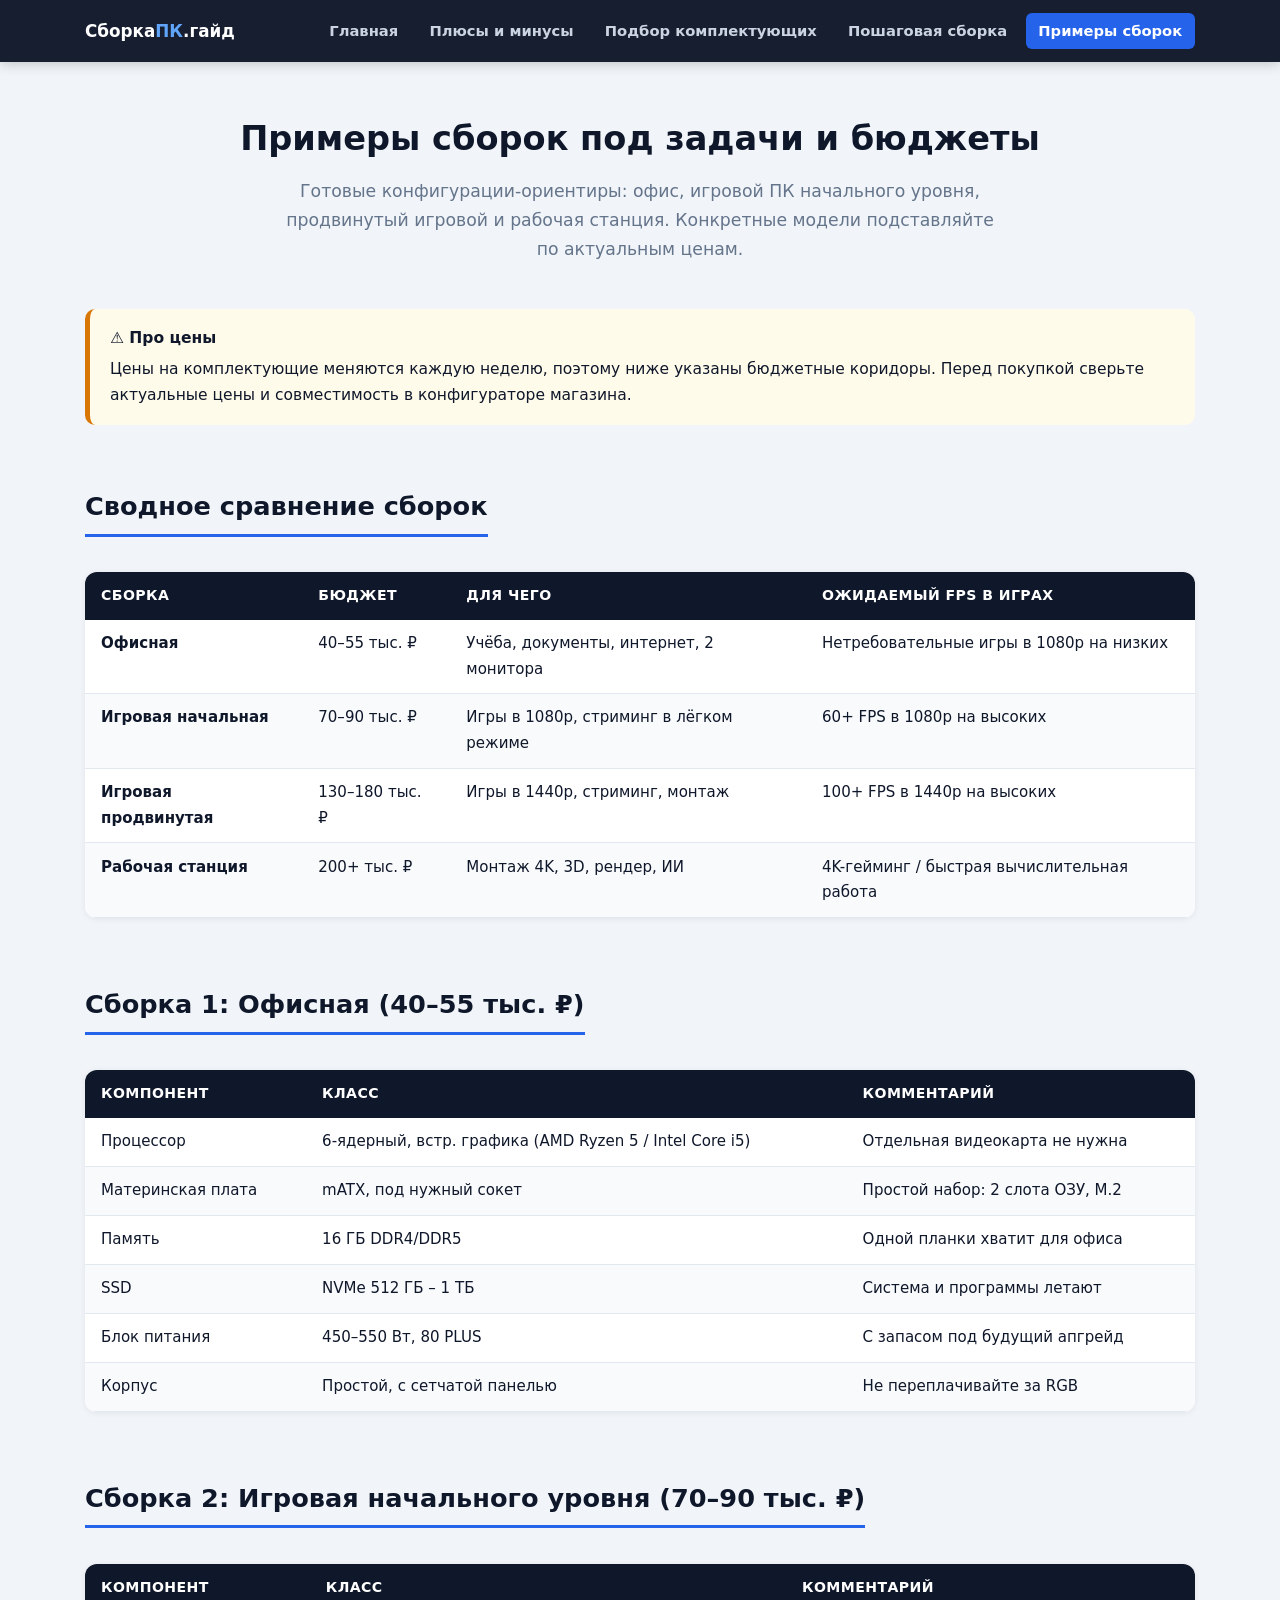
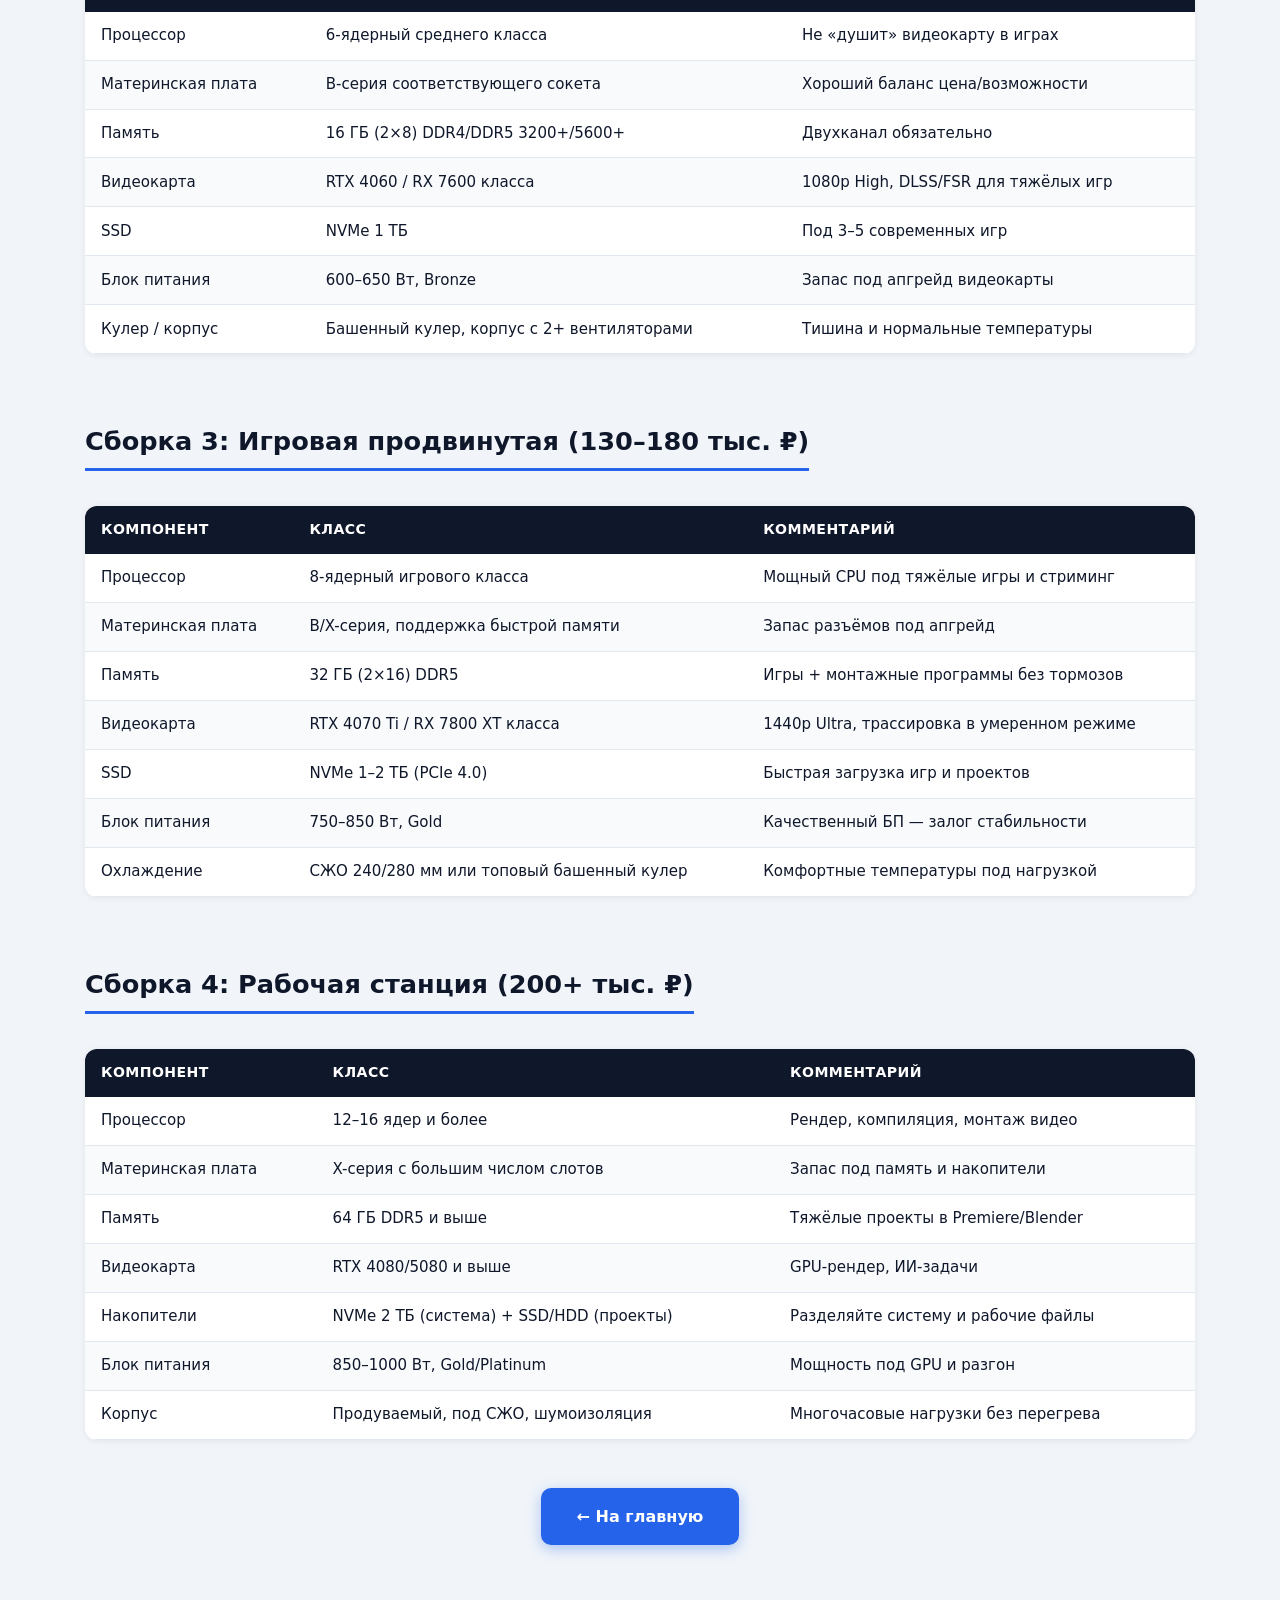
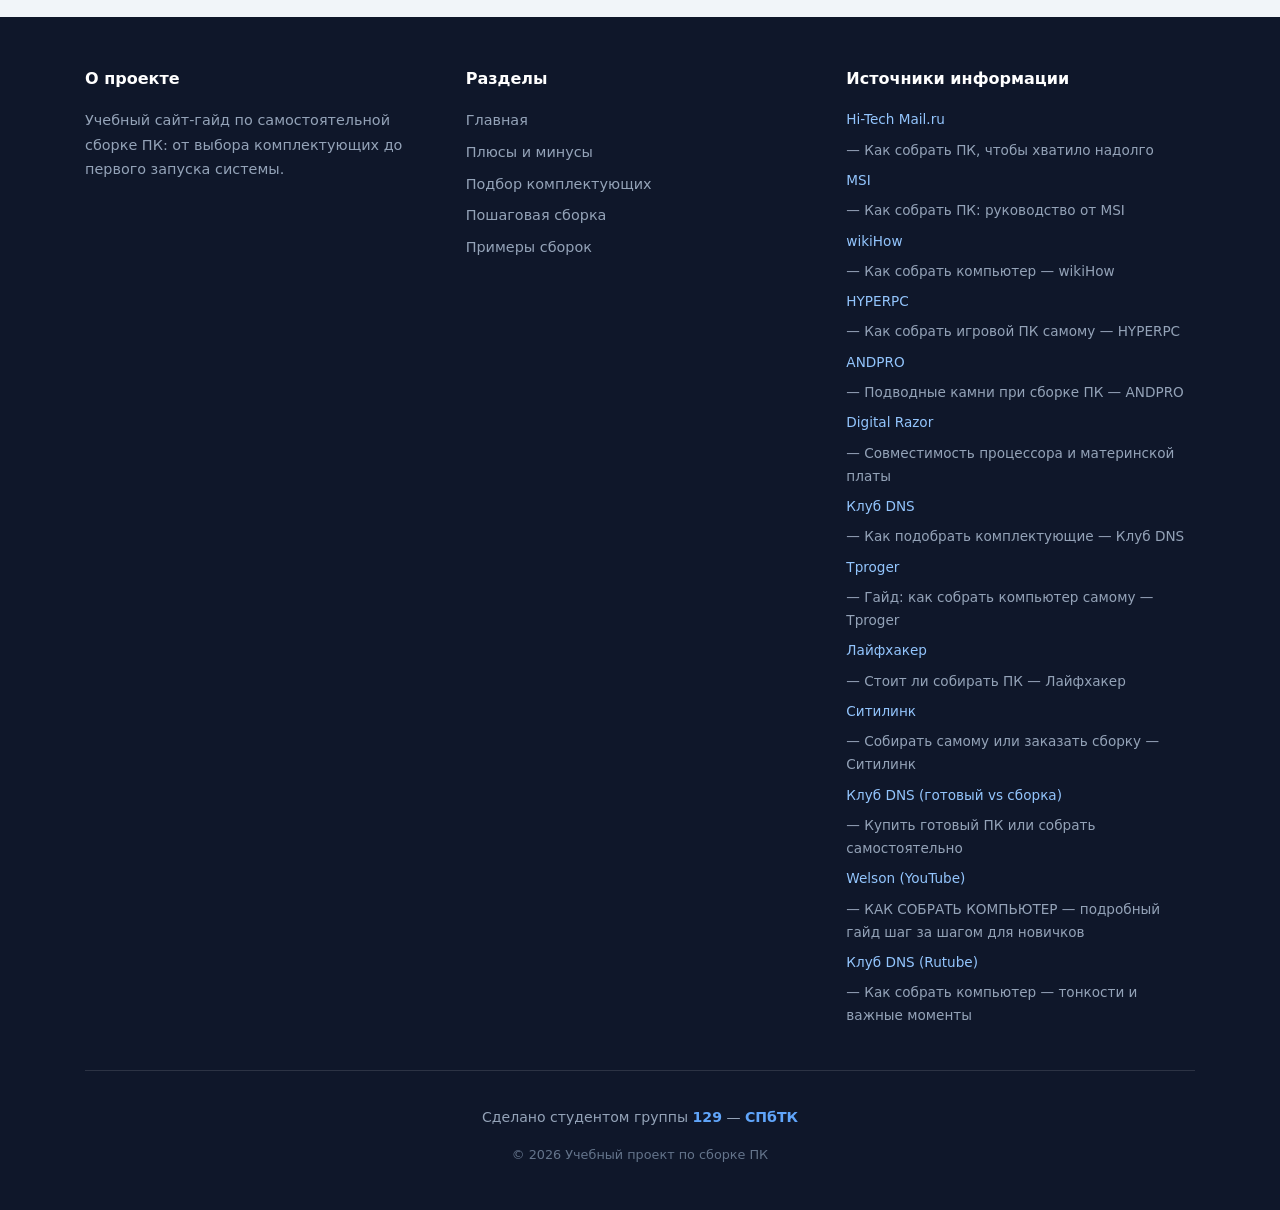
<file: builds.html>
<!DOCTYPE html>
<html lang="ru">
<head>
<meta charset="UTF-8">
<meta name="viewport" content="width=device-width, initial-scale=1.0">
<title>Примеры сборок ПК под разные бюджеты</title>
<style>
:root{
  --primary:#2563eb; --primary-hover:#1d4ed8; --bg:#f1f5f9; --card-bg:#ffffff;
  --text:#0f172a; --text-secondary:#64748b; --border:#e2e8f0;
  --danger:#dc2626; --success:#16a34a; --dark:#0f172a;
}
*{box-sizing:border-box}
body{font-family:system-ui,-apple-system,"Segoe UI",Roboto,Helvetica,Arial,sans-serif;
  background:var(--bg);color:var(--text);margin:0;line-height:1.7}
.container{max-width:1150px;margin:0 auto;padding:0 1.25rem}

/* ---------- НАВИГАЦИЯ ---------- */
.top-nav{position:sticky;top:0;z-index:50;background:rgba(15,23,42,.97);
  box-shadow:0 2px 12px rgba(0,0,0,.2)}
.nav-inner{max-width:1150px;margin:0 auto;padding:.8rem 1.25rem;display:flex;
  align-items:center;gap:.35rem;flex-wrap:wrap}
.logo{color:#fff;font-weight:800;text-decoration:none;font-size:1.05rem;margin-right:auto;white-space:nowrap}
.logo span{color:#60a5fa}
.top-nav a.nav-link{color:#cbd5e1;text-decoration:none;font-weight:600;font-size:.92rem;
  padding:.35rem .8rem;border-radius:6px;transition:all .2s}
.top-nav a.nav-link:hover{color:#fff;background:rgba(255,255,255,.1)}
.top-nav a.nav-link.active{color:#fff;background:var(--primary)}

/* ---------- ХИРО ---------- */
.hero{background:linear-gradient(135deg,#0f172a 0%,#1e3a8a 55%,#2563eb 100%);
  color:#fff;padding:4.5rem 0 4rem;text-align:center}
.hero h1{font-size:clamp(1.8rem,4.5vw,2.7rem);margin:0 0 1rem;line-height:1.25}
.hero p{color:#cbd5e1;max-width:660px;margin:0 auto 2rem;font-size:1.12rem}
.hero .btn{background:#fff;color:var(--primary)}
.hero .btn:hover{background:#e2e8f0}

/* ---------- ЗАГОЛОВКИ ---------- */
.page-head{padding:3rem 0 1.5rem;text-align:center}
.page-head h1{font-size:2.1rem;margin:0 0 .6rem}
.page-head p{color:var(--text-secondary);max-width:720px;margin:0 auto;font-size:1.08rem}
h2.section-title{font-size:1.6rem;margin:2.5rem 0 1rem;display:inline-block;
  border-bottom:3px solid var(--primary);padding-bottom:.3rem}
h3{margin:1.8rem 0 .7rem}

/* ---------- КАРТОЧКИ ---------- */
.grid{display:grid;grid-template-columns:repeat(auto-fit,minmax(250px,1fr));gap:1.25rem;margin:1.5rem 0}
.card{background:var(--card-bg);border:1px solid var(--border);border-radius:12px;
  padding:1.4rem;transition:box-shadow .2s,transform .2s}
.card:hover{box-shadow:0 10px 28px rgba(0,0,0,.1);transform:translateY(-3px)}
.card h3{margin:0 0 .5rem;font-size:1.15rem}
.card p{color:var(--text-secondary);margin:0;font-size:.95rem}
.card a{color:inherit;text-decoration:none}

/* ---------- ТАБЛИЦЫ ---------- */
.table-wrap{overflow-x:auto;margin:1.2rem 0 1.6rem;border-radius:12px;
  box-shadow:0 1px 6px rgba(0,0,0,.07)}
table.data-table{width:100%;border-collapse:collapse;background:var(--card-bg);font-size:.94rem;min-width:520px}
table.data-table th{background:var(--dark);color:#fff;text-align:left;padding:.75rem 1rem;font-size:.88rem;
  text-transform:uppercase;letter-spacing:.03em}
table.data-table td{padding:.7rem 1rem;border-bottom:1px solid var(--border);vertical-align:top}
table.data-table tbody tr:nth-child(even){background:#f8fafc}
table.data-table tbody tr:hover{background:#eff6ff}
table.data-table .good{color:var(--success);font-weight:700}
table.data-table .bad{color:var(--danger);font-weight:700}
.tbl-caption{font-size:.85rem;color:var(--text-secondary);margin-top:-1rem;margin-bottom:1.4rem}

/* ---------- ВРЕЗКИ ---------- */
.callout{border-radius:10px;padding:1rem 1.25rem;margin:1.3rem 0;font-size:.97rem}
.callout.tip{background:#eff6ff;border-left:5px solid var(--primary)}
.callout.warn{background:#fffbeb;border-left:5px solid #d97706}
.callout.danger{background:#fef2f2;border-left:5px solid var(--danger)}
.callout b:first-child{display:block;margin-bottom:.25rem}

/* ---------- ШАГИ ---------- */
.step{display:flex;gap:1.1rem;margin:1.4rem 0;background:var(--card-bg);
  border:1px solid var(--border);border-radius:12px;padding:1.2rem 1.4rem}
.step-num{flex-shrink:0;width:44px;height:44px;border-radius:50%;background:var(--primary);
  color:#fff;font-weight:800;display:flex;align-items:center;justify-content:center;font-size:1.15rem}
.step h3{margin:.15rem 0 .5rem;font-size:1.12rem}
.step p{margin:0;color:#334155;font-size:.96rem}

/* ---------- БЕЙДЖИ ---------- */
.badge{display:inline-block;font-size:.75rem;font-weight:700;padding:.2rem .6rem;
  border-radius:99px;margin-left:.4rem;vertical-align:middle}
.badge.blue{background:#dbeafe;color:#1d4ed8}
.badge.green{background:#dcfce7;color:#15803d}
.badge.red{background:#fee2e2;color:#b91c1c}

/* ---------- КНОПКА ---------- */
.cta-block{text-align:center;margin:3rem 0 1rem}
.btn{background:var(--primary);color:#fff;padding:.95rem 2.2rem;border-radius:10px;
  text-decoration:none;font-weight:700;display:inline-block;transition:all .2s;
  box-shadow:0 4px 14px rgba(37,99,235,.35)}
.btn:hover{background:var(--primary-hover);transform:translateY(-2px)}

/* ---------- ВИДЕО ---------- */
.video-block{margin:2rem 0;background:var(--card-bg);border:1px solid var(--border);
  border-radius:14px;padding:1.4rem;box-shadow:0 4px 18px rgba(0,0,0,.08)}
.video-block .video-title{font-weight:700;margin-bottom:.2rem}
.video-block .video-meta{color:var(--text-secondary);font-size:.88rem;margin-bottom:1rem}
.video-embed{position:relative;padding-bottom:56.25%;height:0;border-radius:10px;overflow:hidden}
.video-embed iframe{position:absolute;top:0;left:0;width:100%;height:100%;border:0}

/* ---------- FAQ ---------- */
details.faq{background:var(--card-bg);border:1px solid var(--border);border-radius:10px;margin:.7rem 0}
details.faq summary{padding:1rem 1.25rem;font-weight:700;cursor:pointer}
details.faq[open] summary{border-bottom:1px solid var(--border)}
details.faq p{padding:1rem 1.25rem;margin:0;color:#334155;font-size:.96rem}

/* ---------- ФУТЕР ---------- */
footer{background:var(--dark);color:#cbd5e1;padding:3rem 0 2rem;margin-top:4.5rem;font-size:.9rem}
.footer-grid{display:grid;grid-template-columns:repeat(auto-fit,minmax(210px,1fr));gap:2rem}
.footer-grid h4{color:#fff;margin:0 0 1rem;font-size:1rem}
.footer-grid a{color:#94a3b8;text-decoration:none;display:block;margin-bottom:.45rem}
.footer-grid a:hover{color:#fff}
.sources{list-style:none;padding:0;margin:0;font-size:.85rem;color:#94a3b8}
.sources li{margin-bottom:.45rem}
.sources a{color:#93c5fd;text-decoration:none}
.sources a:hover{text-decoration:underline}
.credit{margin-top:2.2rem;border-top:1px solid rgba(255,255,255,.12);padding-top:1.3rem;
  text-align:center;color:#94a3b8;font-size:.88rem}
.credit b{color:#60a5fa}

@media(max-width:600px){
  .hero{padding:3rem 0 2.5rem}
  .page-head h1{font-size:1.6rem}
}
</style>
</head>
<body>
<nav class="top-nav"><div class="nav-inner"><a class="logo" href="index.html">Сборка<span>ПК</span>.гайд</a><a class="nav-link" href="index.html">Главная</a><a class="nav-link" href="pros-cons.html">Плюсы и минусы</a><a class="nav-link" href="pick-parts.html">Подбор комплектующих</a><a class="nav-link" href="build-guide.html">Пошаговая сборка</a><a class="nav-link active" href="builds.html">Примеры сборок</a></div></nav>
<main>

<div class="page-head container">
  <h1>Примеры сборок под задачи и бюджеты</h1>
  <p>Готовые конфигурации-ориентиры: офис, игровой ПК начального уровня, продвинутый игровой и рабочая станция. Конкретные модели подставляйте по актуальным ценам.</p>
</div>

<div class="container">
  <div class="callout warn"><b>⚠️ Про цены</b>
    Цены на комплектующие меняются каждую неделю, поэтому ниже указаны бюджетные коридоры. Перед покупкой сверьте актуальные цены и совместимость в конфигураторе магазина.</div>

  <h2 class="section-title">Сводное сравнение сборок</h2>
  <div class="table-wrap">
    <table class="data-table">
      <thead><tr><th>Сборка</th><th>Бюджет</th><th>Для чего</th><th>Ожидаемый FPS в играх</th></tr></thead>
      <tbody>
        <tr><td><b>Офисная</b></td><td>40–55 тыс. ₽</td><td>Учёба, документы, интернет, 2 монитора</td><td>Нетребовательные игры в 1080p на низких</td></tr>
        <tr><td><b>Игровая начальная</b></td><td>70–90 тыс. ₽</td><td>Игры в 1080p, стриминг в лёгком режиме</td><td>60+ FPS в 1080p на высоких</td></tr>
        <tr><td><b>Игровая продвинутая</b></td><td>130–180 тыс. ₽</td><td>Игры в 1440p, стриминг, монтаж</td><td>100+ FPS в 1440p на высоких</td></tr>
        <tr><td><b>Рабочая станция</b></td><td>200+ тыс. ₽</td><td>Монтаж 4K, 3D, рендер, ИИ</td><td>4K-гейминг / быстрая вычислительная работа</td></tr>
      </tbody>
    </table>
  </div>

  <h2 class="section-title">Сборка 1: Офисная (40–55 тыс. ₽)</h2>
  <div class="table-wrap">
    <table class="data-table">
      <thead><tr><th>Компонент</th><th>Класс</th><th>Комментарий</th></tr></thead>
      <tbody>
        <tr><td>Процессор</td><td>6-ядерный, встр. графика (AMD Ryzen 5 / Intel Core i5)</td><td>Отдельная видеокарта не нужна</td></tr>
        <tr><td>Материнская плата</td><td>mATX, под нужный сокет</td><td>Простой набор: 2 слота ОЗУ, M.2</td></tr>
        <tr><td>Память</td><td>16 ГБ DDR4/DDR5</td><td>Одной планки хватит для офиса</td></tr>
        <tr><td>SSD</td><td>NVMe 512 ГБ – 1 ТБ</td><td>Система и программы летают</td></tr>
        <tr><td>Блок питания</td><td>450–550 Вт, 80 PLUS</td><td>С запасом под будущий апгрейд</td></tr>
        <tr><td>Корпус</td><td>Простой, с сетчатой панелью</td><td>Не переплачивайте за RGB</td></tr>
      </tbody>
    </table>
  </div>

  <h2 class="section-title">Сборка 2: Игровая начального уровня (70–90 тыс. ₽)</h2>
  <div class="table-wrap">
    <table class="data-table">
      <thead><tr><th>Компонент</th><th>Класс</th><th>Комментарий</th></tr></thead>
      <tbody>
        <tr><td>Процессор</td><td>6-ядерный среднего класса</td><td>Не «душит» видеокарту в играх</td></tr>
        <tr><td>Материнская плата</td><td>B-серия соответствующего сокета</td><td>Хороший баланс цена/возможности</td></tr>
        <tr><td>Память</td><td>16 ГБ (2×8) DDR4/DDR5 3200+/5600+</td><td>Двухканал обязательно</td></tr>
        <tr><td>Видеокарта</td><td>RTX 4060 / RX 7600 класса</td><td>1080p High, DLSS/FSR для тяжёлых игр</td></tr>
        <tr><td>SSD</td><td>NVMe 1 ТБ</td><td>Под 3–5 современных игр</td></tr>
        <tr><td>Блок питания</td><td>600–650 Вт, Bronze</td><td>Запас под апгрейд видеокарты</td></tr>
        <tr><td>Кулер / корпус</td><td>Башенный кулер, корпус с 2+ вентиляторами</td><td>Тишина и нормальные температуры</td></tr>
      </tbody>
    </table>
  </div>

  <h2 class="section-title">Сборка 3: Игровая продвинутая (130–180 тыс. ₽)</h2>
  <div class="table-wrap">
    <table class="data-table">
      <thead><tr><th>Компонент</th><th>Класс</th><th>Комментарий</th></tr></thead>
      <tbody>
        <tr><td>Процессор</td><td>8-ядерный игрового класса</td><td>Мощный CPU под тяжёлые игры и стриминг</td></tr>
        <tr><td>Материнская плата</td><td>B/X-серия, поддержка быстрой памяти</td><td>Запас разъёмов под апгрейд</td></tr>
        <tr><td>Память</td><td>32 ГБ (2×16) DDR5</td><td>Игры + монтажные программы без тормозов</td></tr>
        <tr><td>Видеокарта</td><td>RTX 4070 Ti / RX 7800 XT класса</td><td>1440p Ultra, трассировка в умеренном режиме</td></tr>
        <tr><td>SSD</td><td>NVMe 1–2 ТБ (PCIe 4.0)</td><td>Быстрая загрузка игр и проектов</td></tr>
        <tr><td>Блок питания</td><td>750–850 Вт, Gold</td><td>Качественный БП — залог стабильности</td></tr>
        <tr><td>Охлаждение</td><td>СЖО 240/280 мм или топовый башенный кулер</td><td>Комфортные температуры под нагрузкой</td></tr>
      </tbody>
    </table>
  </div>

  <h2 class="section-title">Сборка 4: Рабочая станция (200+ тыс. ₽)</h2>
  <div class="table-wrap">
    <table class="data-table">
      <thead><tr><th>Компонент</th><th>Класс</th><th>Комментарий</th></tr></thead>
      <tbody>
        <tr><td>Процессор</td><td>12–16 ядер и более</td><td>Рендер, компиляция, монтаж видео</td></tr>
        <tr><td>Материнская плата</td><td>X-серия с большим числом слотов</td><td>Запас под память и накопители</td></tr>
        <tr><td>Память</td><td>64 ГБ DDR5 и выше</td><td>Тяжёлые проекты в Premiere/Blender</td></tr>
        <tr><td>Видеокарта</td><td>RTX 4080/5080 и выше</td><td>GPU-рендер, ИИ-задачи</td></tr>
        <tr><td>Накопители</td><td>NVMe 2 ТБ (система) + SSD/HDD (проекты)</td><td>Разделяйте систему и рабочие файлы</td></tr>
        <tr><td>Блок питания</td><td>850–1000 Вт, Gold/Platinum</td><td>Мощность под GPU и разгон</td></tr>
        <tr><td>Корпус</td><td>Продуваемый, под СЖО, шумоизоляция</td><td>Многочасовые нагрузки без перегрева</td></tr>
      </tbody>
    </table>
  </div>

  <div class="cta-block">
    <a class="btn" href="index.html">&larr; На главную</a>
  </div>
</div>

</main>
<footer>
  <div class="container">
    <div class="footer-grid">
      <div>
        <h4>О проекте</h4>
        <p style="color:#94a3b8">Учебный сайт-гайд по самостоятельной сборке ПК: от выбора комплектующих до первого запуска системы.</p>
      </div>
      <div>
        <h4>Разделы</h4>
        <a href="index.html">Главная</a><a href="pros-cons.html">Плюсы и минусы</a><a href="pick-parts.html">Подбор комплектующих</a><a href="build-guide.html">Пошаговая сборка</a><a href="builds.html">Примеры сборок</a>
      </div>
      <div>
        <h4>Источники информации</h4>
        <ul class="sources">
          <li><a href="https://hi-tech.mail.ru/review/57070-kak-sobrat-pk-chtoby-hvatilo-nadolgo/" target="_blank" rel="noopener">Hi-Tech Mail.ru</a> — Как собрать ПК, чтобы хватило надолго</li><li><a href="https://ru.msi.com/Landing/how-to-build-a-pc" target="_blank" rel="noopener">MSI</a> — Как собрать ПК: руководство от MSI</li><li><a href="https://ru.wikihow.com/собрать-компьютер" target="_blank" rel="noopener">wikiHow</a> — Как собрать компьютер — wikiHow</li><li><a href="https://hyperpc.ru/blog/gaming-pc/how-build-gaming-pc-yourself" target="_blank" rel="noopener">HYPERPC</a> — Как собрать игровой ПК самому — HYPERPC</li><li><a href="https://andpro.ru/blog/pc/podvodnye-kamni-pri-sborke-pk-instruktsiya-po-pokupke-i-sborke/" target="_blank" rel="noopener">ANDPRO</a> — Подводные камни при сборке ПК — ANDPRO</li><li><a href="https://digital-razor.ru/media/articles/hardware/cpu-mobo-compatibility/" target="_blank" rel="noopener">Digital Razor</a> — Совместимость процессора и материнской платы</li><li><a href="https://club.dns-shop.ru/blog/t-90-kompyuteryi/20005-kak-podobrat-komplektuuschie-dlya-samostoyatelnoi-sborki-pk/" target="_blank" rel="noopener">Клуб DNS</a> — Как подобрать комплектующие — Клуб DNS</li><li><a href="https://tproger.ru/articles/gajd-kak-sobrat-kompyuter-samomu" target="_blank" rel="noopener">Tproger</a> — Гайд: как собрать компьютер самому — Tproger</li><li><a href="https://lifehacker.ru/stoit-li-sobirat-pk/" target="_blank" rel="noopener">Лайфхакер</a> — Стоит ли собирать ПК — Лайфхакер</li><li><a href="https://journal.citilink.ru/articles/kak-luchshe-sobirat-pk-samomu-ili-zakazat-sborku-v-magazine/" target="_blank" rel="noopener">Ситилинк</a> — Собирать самому или заказать сборку — Ситилинк</li><li><a href="https://club.dns-shop.ru/blog/t-90-kompyuteryi/91739-kupit-gotovyii-pk-ili-sobrat-samostoyatelno/" target="_blank" rel="noopener">Клуб DNS (готовый vs сборка)</a> — Купить готовый ПК или собрать самостоятельно</li><li><a href="https://www.youtube.com/watch?v=8cOzLjkyBXI" target="_blank" rel="noopener">Welson (YouTube)</a> — КАК СОБРАТЬ КОМПЬЮТЕР — подробный гайд шаг за шагом для новичков</li><li><a href="https://rutube.ru/video/cc792eb7f2d3c47f68562fdddeae7814/" target="_blank" rel="noopener">Клуб DNS (Rutube)</a> — Как собрать компьютер — тонкости и важные моменты</li>
        </ul>
      </div>
    </div>
    <div class="credit">
      <p>Сделано студентом группы <b>129</b> — <b>СПбТК</b></p>
      <p style="font-size:.8rem;color:#64748b">&copy; 2026 Учебный проект по сборке ПК</p>
    </div>
  </div>
</footer>
</body>
</html>
</file>
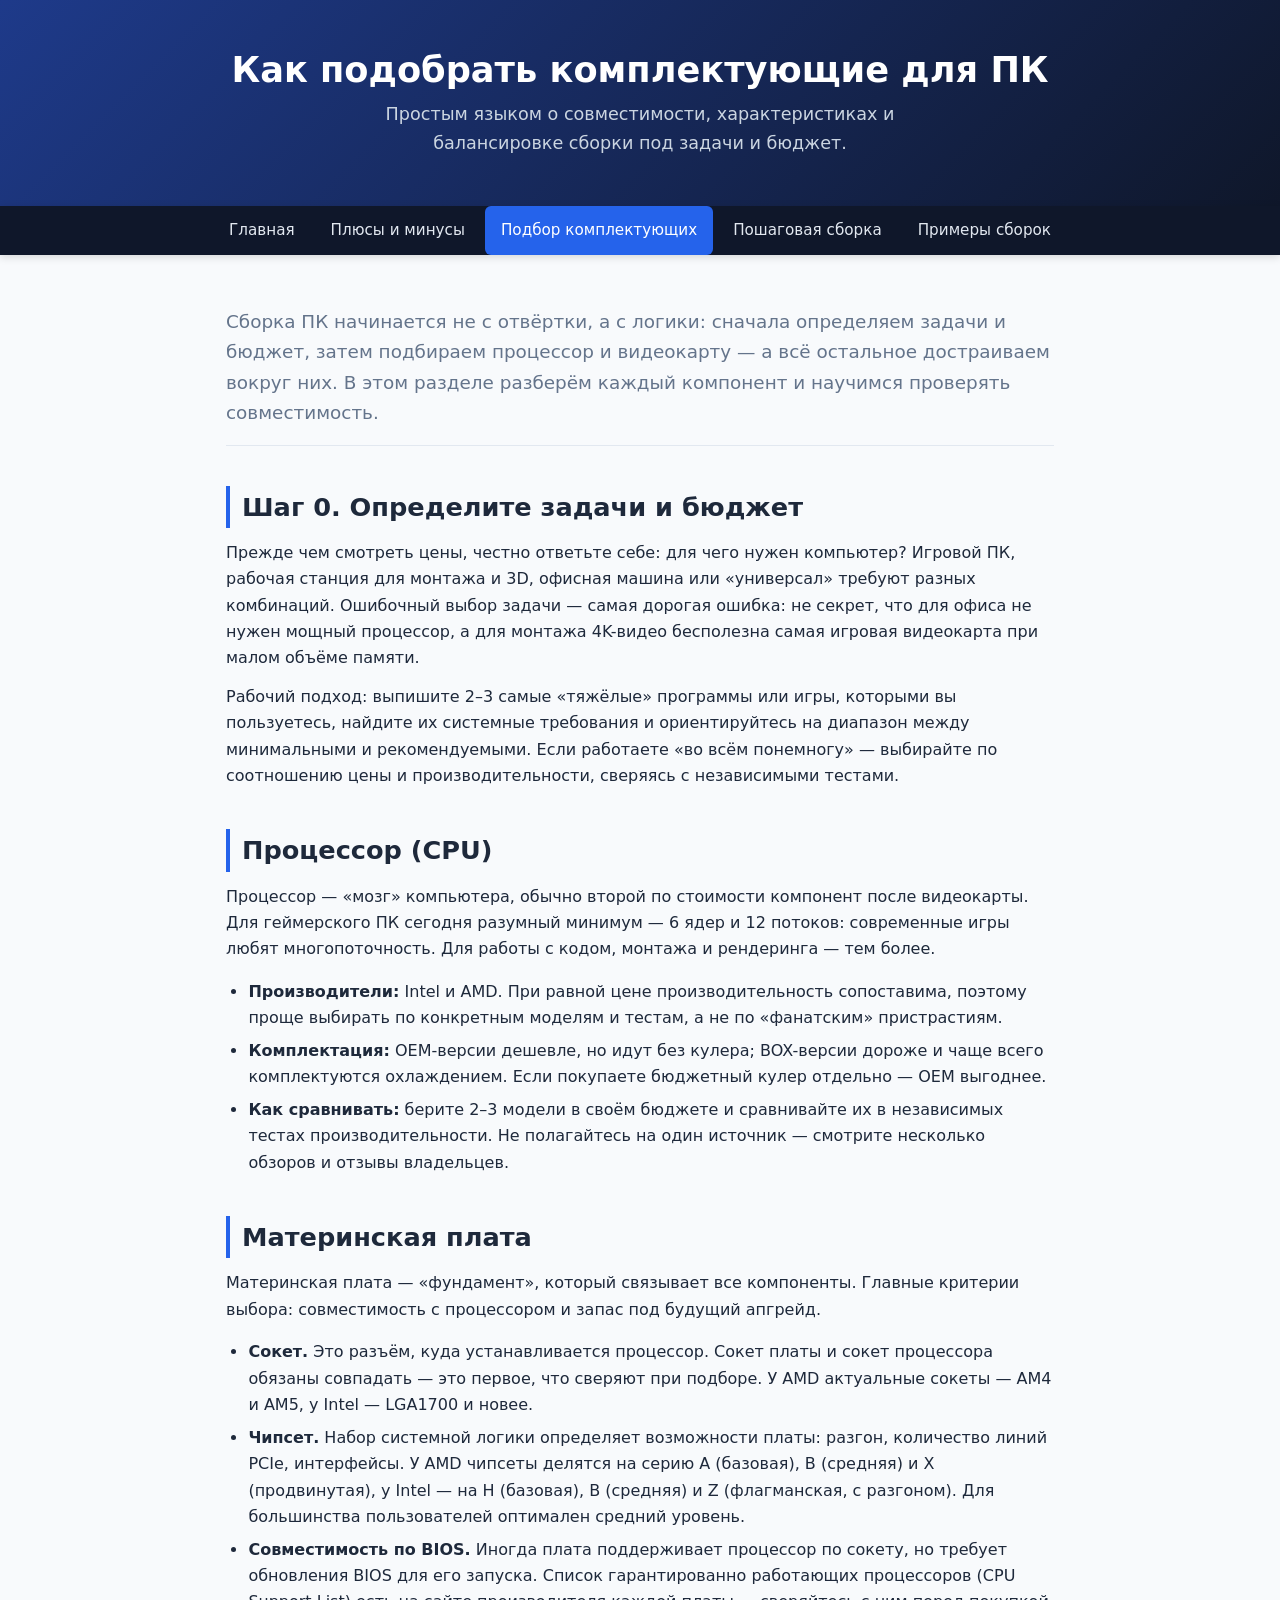
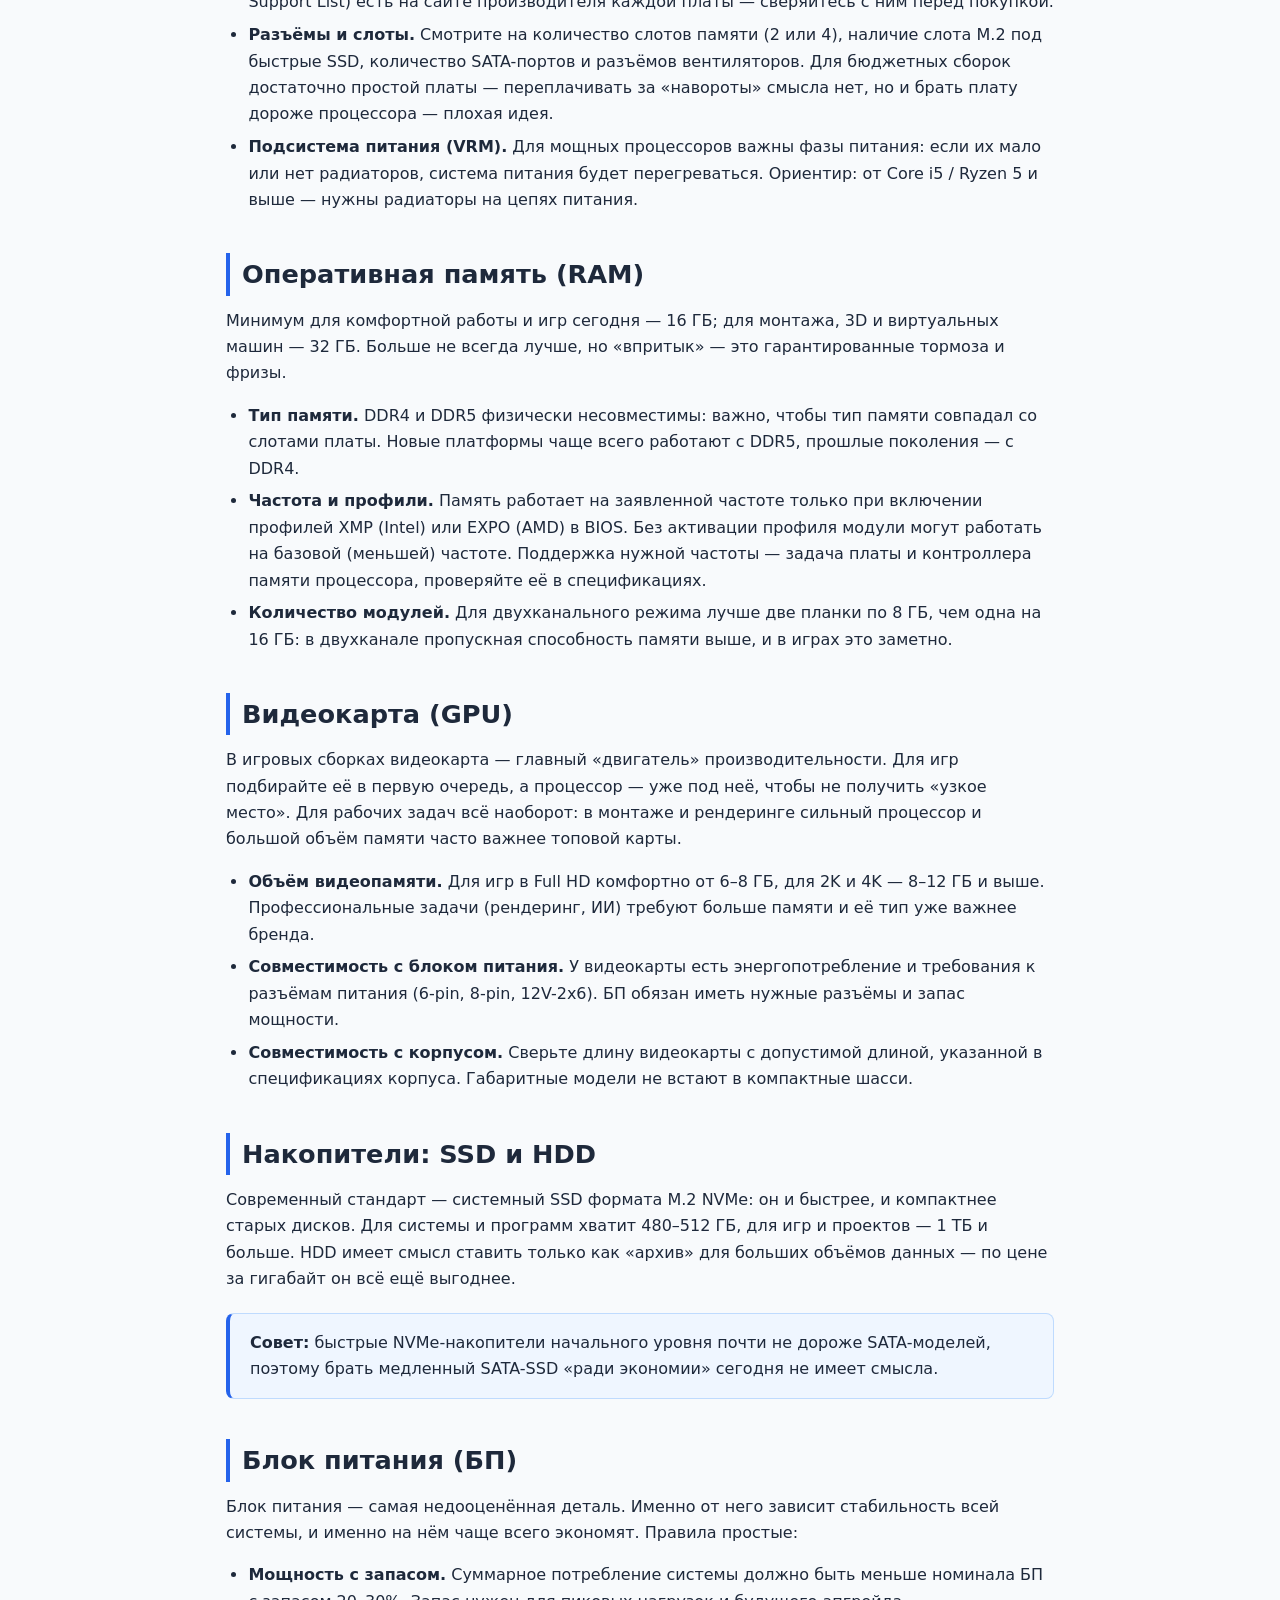
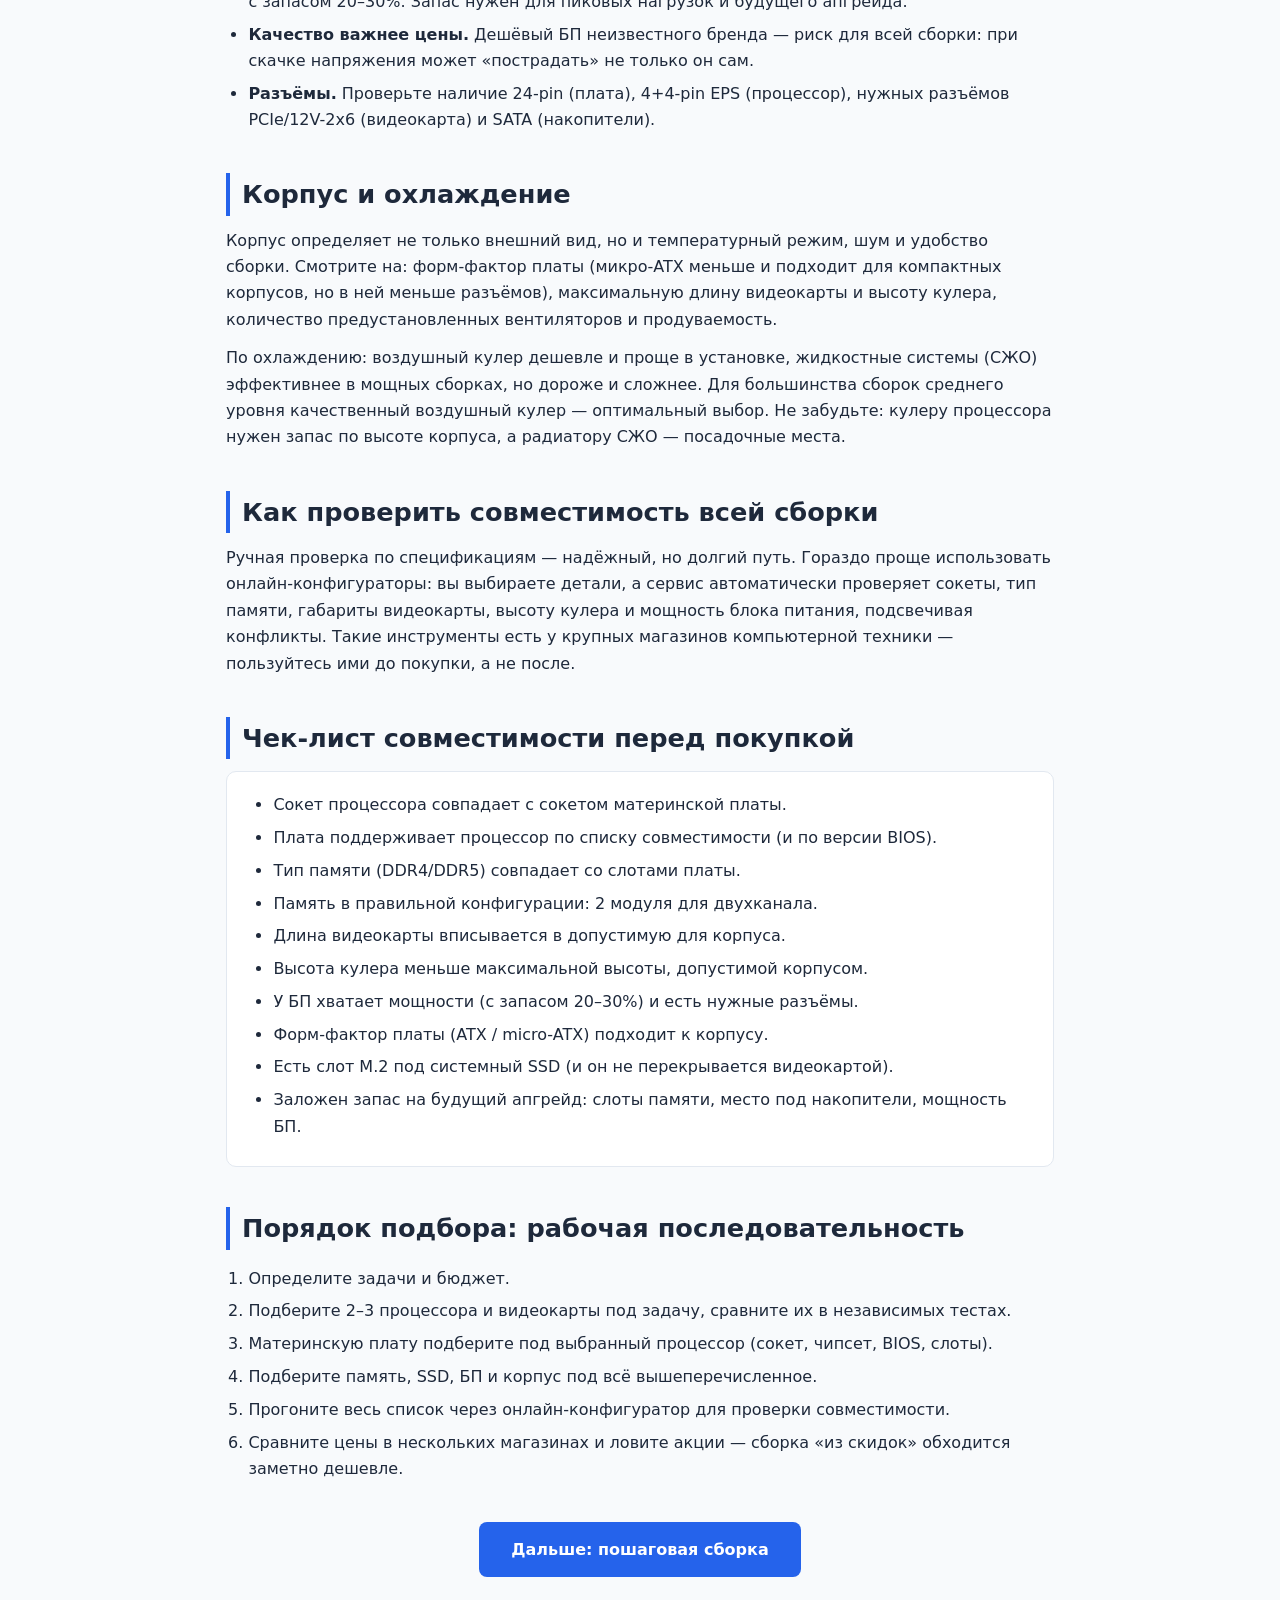
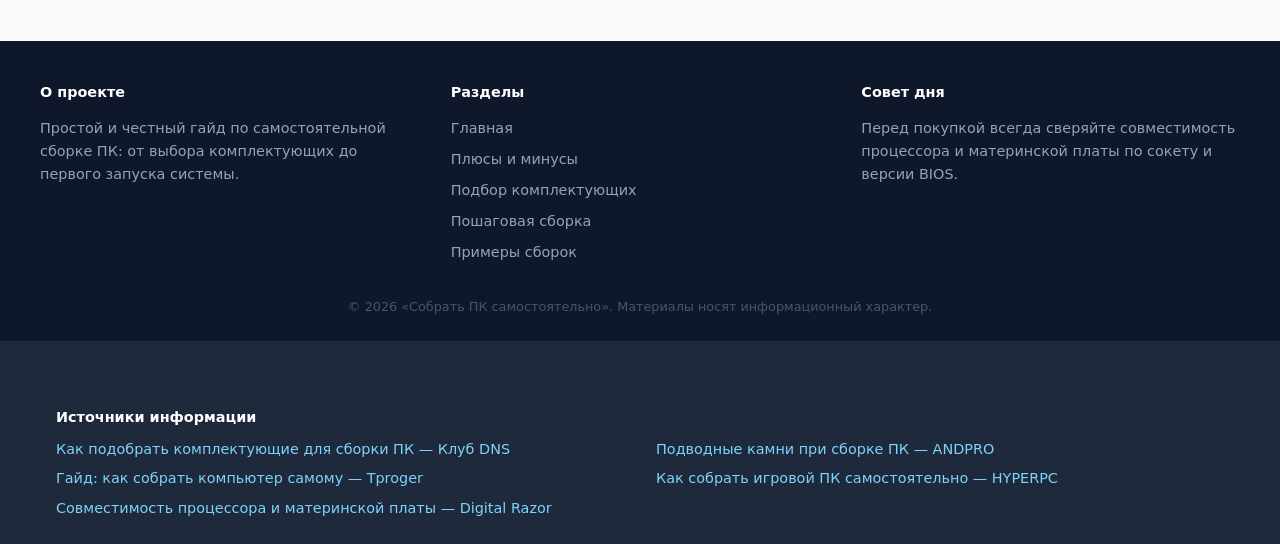
<file: pick-parts.html>
<!DOCTYPE html>
<html lang="ru">
<head>
    <meta charset="UTF-8">
    <meta name="viewport" content="width=device-width, initial-scale=1.0">
    <meta name="description" content="Как подобрать комплектующие для ПК — гайд по совместимости">
    <title>Как подобрать комплектующие для ПК — гайд по совместимости</title>
    <link rel="stylesheet" href="style.css">
</head>
<body>

    <header class="site-header">
        <div class="container">
            <h1>Как подобрать комплектующие для ПК</h1>
            <p>Простым языком о совместимости, характеристиках и балансировке сборки под задачи и бюджет.</p>
        </div>    </header>

    <nav class="top-nav">
        <div class="nav-inner">
        <a href="index.html">Главная</a>
        <a href="pros-cons.html">Плюсы и минусы</a>
        <a href="pick-parts.html" class="active">Подбор комплектующих</a>
        <a href="build-guide.html">Пошаговая сборка</a>
        <a href="builds.html">Примеры сборок</a>
        </div>
    </nav>

    <main>
    <div class="container narrow">
        <article>
            <p class="lead">Сборка ПК начинается не с отвёртки, а с логики: сначала определяем задачи и бюджет, затем подбираем процессор и видеокарту — а всё остальное достраиваем вокруг них. В этом разделе разберём каждый компонент и научимся проверять совместимость.</p>

            <h2>Шаг 0. Определите задачи и бюджет</h2>
            <p>Прежде чем смотреть цены, честно ответьте себе: для чего нужен компьютер? Игровой ПК, рабочая станция для монтажа и 3D, офисная машина или «универсал» требуют разных комбинаций. Ошибочный выбор задачи — самая дорогая ошибка: не секрет, что для офиса не нужен мощный процессор, а для монтажа 4K-видео бесполезна самая игровая видеокарта при малом объёме памяти.</p>
            <p>Рабочий подход: выпишите 2–3 самые «тяжёлые» программы или игры, которыми вы пользуетесь, найдите их системные требования и ориентируйтесь на диапазон между минимальными и рекомендуемыми. Если работаете «во всём понемногу» — выбирайте по соотношению цены и производительности, сверяясь с независимыми тестами.</p>

            <h2>Процессор (CPU)</h2>
            <p>Процессор — «мозг» компьютера, обычно второй по стоимости компонент после видеокарты. Для геймерского ПК сегодня разумный минимум — 6 ядер и 12 потоков: современные игры любят многопоточность. Для работы с кодом, монтажа и рендеринга — тем более.</p>
            <ul>
                <li><strong>Производители:</strong> Intel и AMD. При равной цене производительность сопоставима, поэтому проще выбирать по конкретным моделям и тестам, а не по «фанатским» пристрастиям.</li>
                <li><strong>Комплектация:</strong> OEM-версии дешевле, но идут без кулера; BOX-версии дороже и чаще всего комплектуются охлаждением. Если покупаете бюджетный кулер отдельно — OEM выгоднее.</li>
                <li><strong>Как сравнивать:</strong> берите 2–3 модели в своём бюджете и сравнивайте их в независимых тестах производительности. Не полагайтесь на один источник — смотрите несколько обзоров и отзывы владельцев.</li>
            </ul>

            <h2>Материнская плата</h2>
            <p>Материнская плата — «фундамент», который связывает все компоненты. Главные критерии выбора: совместимость с процессором и запас под будущий апгрейд.</p>
            <ul>
                <li><strong>Сокет.</strong> Это разъём, куда устанавливается процессор. Сокет платы и сокет процессора обязаны совпадать — это первое, что сверяют при подборе. У AMD актуальные сокеты — AM4 и AM5, у Intel — LGA1700 и новее.</li>
                <li><strong>Чипсет.</strong> Набор системной логики определяет возможности платы: разгон, количество линий PCIe, интерфейсы. У AMD чипсеты делятся на серию A (базовая), B (средняя) и X (продвинутая), у Intel — на H (базовая), B (средняя) и Z (флагманская, с разгоном). Для большинства пользователей оптимален средний уровень.</li>
                <li><strong>Совместимость по BIOS.</strong> Иногда плата поддерживает процессор по сокету, но требует обновления BIOS для его запуска. Список гарантированно работающих процессоров (CPU Support List) есть на сайте производителя каждой платы — сверяйтесь с ним перед покупкой.</li>
                <li><strong>Разъёмы и слоты.</strong> Смотрите на количество слотов памяти (2 или 4), наличие слота M.2 под быстрые SSD, количество SATA-портов и разъёмов вентиляторов. Для бюджетных сборок достаточно простой платы — переплачивать за «навороты» смысла нет, но и брать плату дороже процессора — плохая идея.</li>
                <li><strong>Подсистема питания (VRM).</strong> Для мощных процессоров важны фазы питания: если их мало или нет радиаторов, система питания будет перегреваться. Ориентир: от Core i5 / Ryzen 5 и выше — нужны радиаторы на цепях питания.</li>
            </ul>

            <h2>Оперативная память (RAM)</h2>
            <p>Минимум для комфортной работы и игр сегодня — 16 ГБ; для монтажа, 3D и виртуальных машин — 32 ГБ. Больше не всегда лучше, но «впритык» — это гарантированные тормоза и фризы.</p>
            <ul>
                <li><strong>Тип памяти.</strong> DDR4 и DDR5 физически несовместимы: важно, чтобы тип памяти совпадал со слотами платы. Новые платформы чаще всего работают с DDR5, прошлые поколения — с DDR4.</li>
                <li><strong>Частота и профили.</strong> Память работает на заявленной частоте только при включении профилей XMP (Intel) или EXPO (AMD) в BIOS. Без активации профиля модули могут работать на базовой (меньшей) частоте. Поддержка нужной частоты — задача платы и контроллера памяти процессора, проверяйте её в спецификациях.</li>
                <li><strong>Количество модулей.</strong> Для двухканального режима лучше две планки по 8 ГБ, чем одна на 16 ГБ: в двухканале пропускная способность памяти выше, и в играх это заметно.</li>
            </ul>

            <h2>Видеокарта (GPU)</h2>
            <p>В игровых сборках видеокарта — главный «двигатель» производительности. Для игр подбирайте её в первую очередь, а процессор — уже под неё, чтобы не получить «узкое место». Для рабочих задач всё наоборот: в монтаже и рендеринге сильный процессор и большой объём памяти часто важнее топовой карты.</p>
            <ul>
                <li><strong>Объём видеопамяти.</strong> Для игр в Full HD комфортно от 6–8 ГБ, для 2K и 4K — 8–12 ГБ и выше. Профессиональные задачи (рендеринг, ИИ) требуют больше памяти и её тип уже важнее бренда.</li>
                <li><strong>Совместимость с блоком питания.</strong> У видеокарты есть энергопотребление и требования к разъёмам питания (6-pin, 8-pin, 12V-2x6). БП обязан иметь нужные разъёмы и запас мощности.</li>
                <li><strong>Совместимость с корпусом.</strong> Сверьте длину видеокарты с допустимой длиной, указанной в спецификациях корпуса. Габаритные модели не встают в компактные шасси.</li>
            </ul>

            <h2>Накопители: SSD и HDD</h2>
            <p>Современный стандарт — системный SSD формата M.2 NVMe: он и быстрее, и компактнее старых дисков. Для системы и программ хватит 480–512 ГБ, для игр и проектов — 1 ТБ и больше. HDD имеет смысл ставить только как «архив» для больших объёмов данных — по цене за гигабайт он всё ещё выгоднее.</p>
            <div class="callout"><strong>Совет:</strong> быстрые NVMe-накопители начального уровня почти не дороже SATA-моделей, поэтому брать медленный SATA-SSD «ради экономии» сегодня не имеет смысла.</div>

            <h2>Блок питания (БП)</h2>
            <p>Блок питания — самая недооценённая деталь. Именно от него зависит стабильность всей системы, и именно на нём чаще всего экономят. Правила простые:</p>
            <ul>
                <li><strong>Мощность с запасом.</strong> Суммарное потребление системы должно быть меньше номинала БП с запасом 20–30%. Запас нужен для пиковых нагрузок и будущего апгрейда.</li>
                <li><strong>Качество важнее цены.</strong> Дешёвый БП неизвестного бренда — риск для всей сборки: при скачке напряжения может «пострадать» не только он сам.</li>
                <li><strong>Разъёмы.</strong> Проверьте наличие 24-pin (плата), 4+4-pin EPS (процессор), нужных разъёмов PCIe/12V-2x6 (видеокарта) и SATA (накопители).</li>
            </ul>

            <h2>Корпус и охлаждение</h2>
            <p>Корпус определяет не только внешний вид, но и температурный режим, шум и удобство сборки. Смотрите на: форм-фактор платы (микро-ATX меньше и подходит для компактных корпусов, но в ней меньше разъёмов), максимальную длину видеокарты и высоту кулера, количество предустановленных вентиляторов и продуваемость.</p>
            <p>По охлаждению: воздушный кулер дешевле и проще в установке, жидкостные системы (СЖО) эффективнее в мощных сборках, но дороже и сложнее. Для большинства сборок среднего уровня качественный воздушный кулер — оптимальный выбор. Не забудьте: кулеру процессора нужен запас по высоте корпуса, а радиатору СЖО — посадочные места.</p>

            <h2>Как проверить совместимость всей сборки</h2>
            <p>Ручная проверка по спецификациям — надёжный, но долгий путь. Гораздо проще использовать онлайн-конфигураторы: вы выбираете детали, а сервис автоматически проверяет сокеты, тип памяти, габариты видеокарты, высоту кулера и мощность блока питания, подсвечивая конфликты. Такие инструменты есть у крупных магазинов компьютерной техники — пользуйтесь ими до покупки, а не после.</p>

            <h2>Чек-лист совместимости перед покупкой</h2>
            <div class="step">
                <ul style="margin:0;">
                    <li>Сокет процессора совпадает с сокетом материнской платы.</li>
                    <li>Плата поддерживает процессор по списку совместимости (и по версии BIOS).</li>
                    <li>Тип памяти (DDR4/DDR5) совпадает со слотами платы.</li>
                    <li>Память в правильной конфигурации: 2 модуля для двухканала.</li>
                    <li>Длина видеокарты вписывается в допустимую для корпуса.</li>
                    <li>Высота кулера меньше максимальной высоты, допустимой корпусом.</li>
                    <li>У БП хватает мощности (с запасом 20–30%) и есть нужные разъёмы.</li>
                    <li>Форм-фактор платы (ATX / micro-ATX) подходит к корпусу.</li>
                    <li>Есть слот M.2 под системный SSD (и он не перекрывается видеокартой).</li>
                    <li>Заложен запас на будущий апгрейд: слоты памяти, место под накопители, мощность БП.</li>
                </ul>
            </div>

            <h2>Порядок подбора: рабочая последовательность</h2>
            <ol>
                <li>Определите задачи и бюджет.</li>
                <li>Подберите 2–3 процессора и видеокарты под задачу, сравните их в независимых тестах.</li>
                <li>Материнскую плату подберите под выбранный процессор (сокет, чипсет, BIOS, слоты).</li>
                <li>Подберите память, SSD, БП и корпус под всё вышеперечисленное.</li>
                <li>Прогоните весь список через онлайн-конфигуратор для проверки совместимости.</li>
                <li>Сравните цены в нескольких магазинах и ловите акции — сборка «из скидок» обходится заметно дешевле.</li>
            </ol>
        </article>
    </div>

    <div class="cta-block">
        <a href="build-guide.html" class="btn">Дальше: пошаговая сборка</a>
    </div>
    </main>


    <footer>
        <div class="footer-content">
            <div class="footer-col">
                <h4>О проекте</h4>
                <p style="color:#94a3b8; line-height:1.6; margin:0;">
                    Простой и честный гайд по самостоятельной сборке ПК:
                    от выбора комплектующих до первого запуска системы.
                </p>
            </div>
            <div class="footer-col">
                <h4>Разделы</h4>
                <ul>
                    <li><a href="index.html">Главная</a></li>
                    <li><a href="pros-cons.html">Плюсы и минусы</a></li>
                    <li><a href="pick-parts.html">Подбор комплектующих</a></li>
                    <li><a href="build-guide.html">Пошаговая сборка</a></li>
                    <li><a href="builds.html">Примеры сборок</a></li>
                </ul>
            </div>
            <div class="footer-col">
                <h4>Совет дня</h4>
                <p style="color:#94a3b8; line-height:1.6; margin:0;">
                    Перед покупкой всегда сверяйте совместимость
                    процессора и материнской платы по сокету и версии BIOS.
                </p>
            </div>
        </div>
        <div class="copyright">
            &copy; 2026 «Собрать ПК самостоятельно». Материалы носят информационный характер.
        </div>
    </footer>

    <footer style="background:#1e293b; padding-top:1rem;">
        <div class="container">
        <div class="sources">
            <h4>Источники информации</h4>
            <ul>
            <li><a href="https://club.dns-shop.ru/blog/t-90-kompyuteryi/20005-kak-podobrat-komplektuuschie-dlya-samostoyatelnoi-sborki-pk/" target="_blank" rel="noopener">Как подобрать комплектующие для сборки ПК — Клуб DNS</a></li>
            <li><a href="https://tproger.ru/articles/gajd-kak-sobrat-kompyuter-samomu" target="_blank" rel="noopener">Гайд: как собрать компьютер самому — Tproger</a></li>
            <li><a href="https://digital-razor.ru/media/articles/hardware/cpu-mobo-compatibility/" target="_blank" rel="noopener">Совместимость процессора и материнской платы — Digital Razor</a></li>
            <li><a href="https://andpro.ru/blog/pc/podvodnye-kamni-pri-sborke-pk-instruktsiya-po-pokupke-i-sborke/" target="_blank" rel="noopener">Подводные камни при сборке ПК — ANDPRO</a></li>
            <li><a href="https://hyperpc.ru/blog/gaming-pc/how-build-gaming-pc-yourself" target="_blank" rel="noopener">Как собрать игровой ПК самостоятельно — HYPERPC</a></li>
            </ul>
        </div>
        </div>
    </footer>

</body>
</html>
</file>
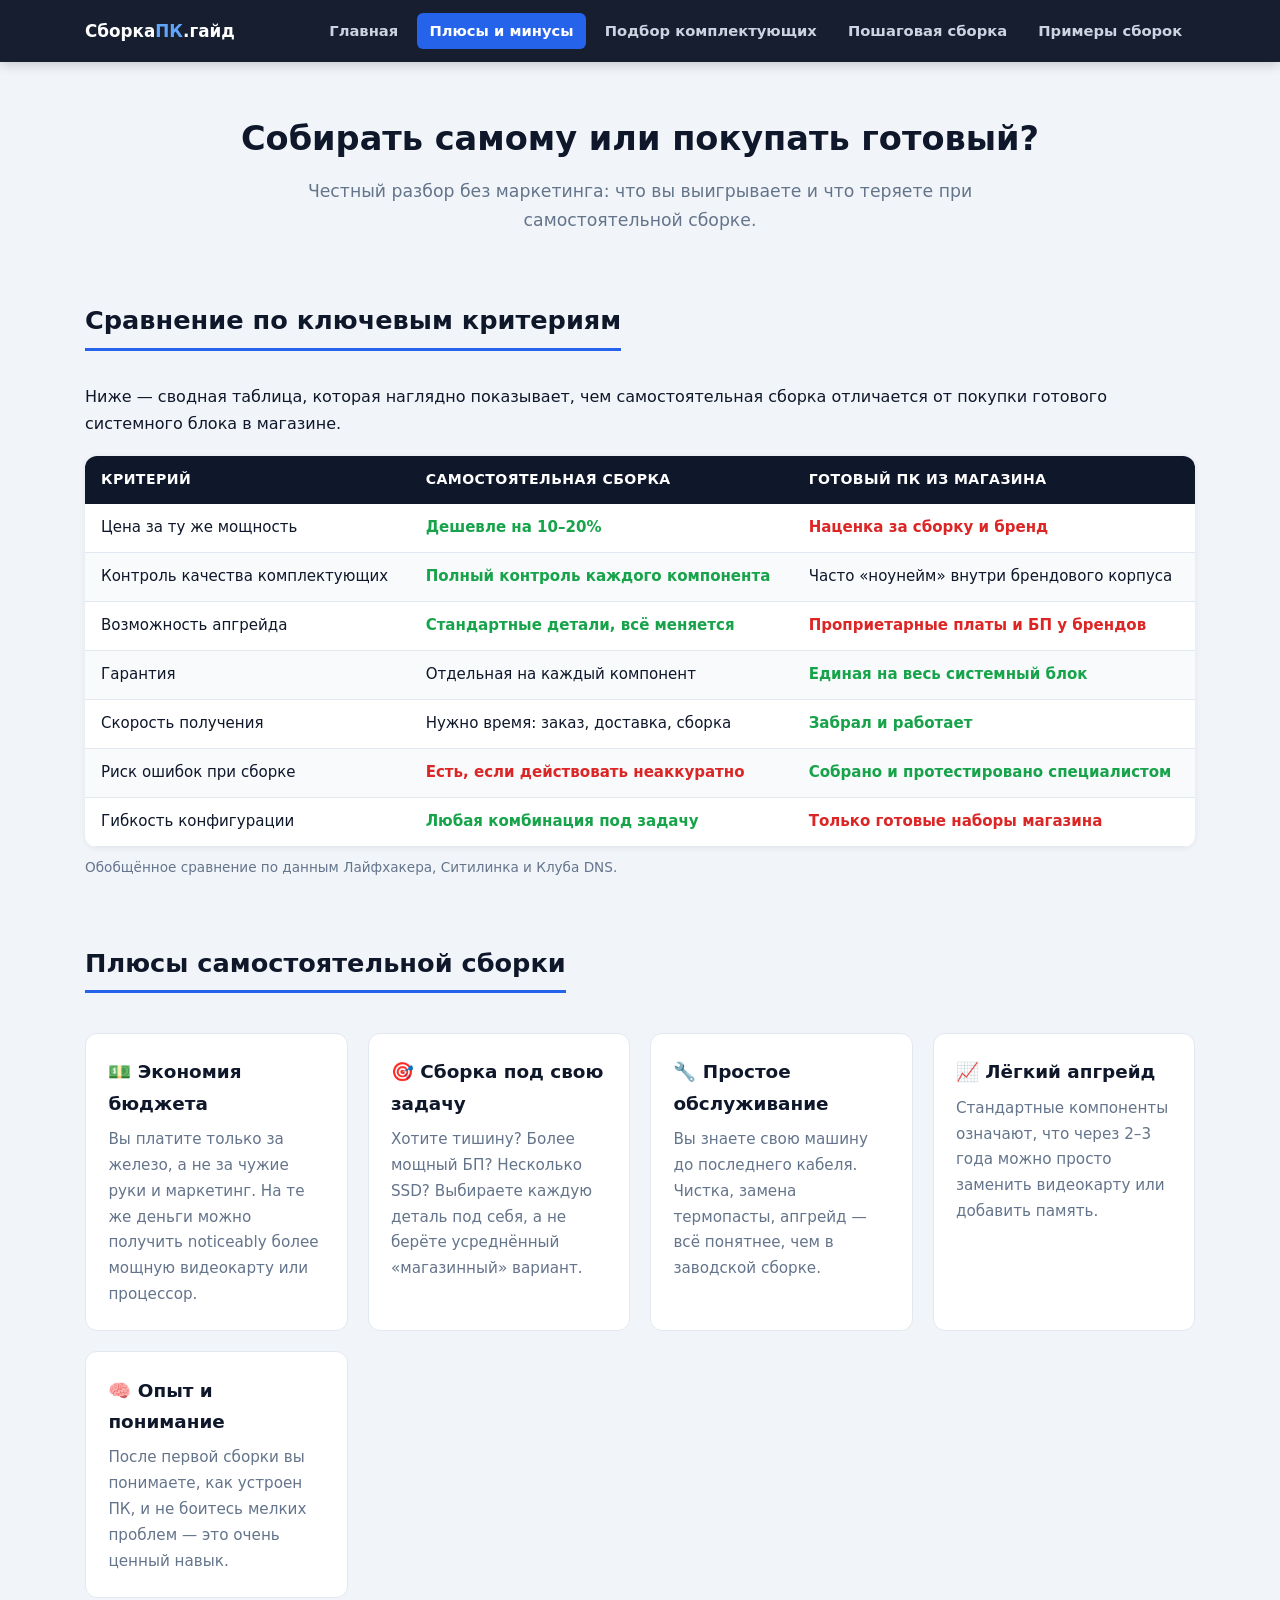
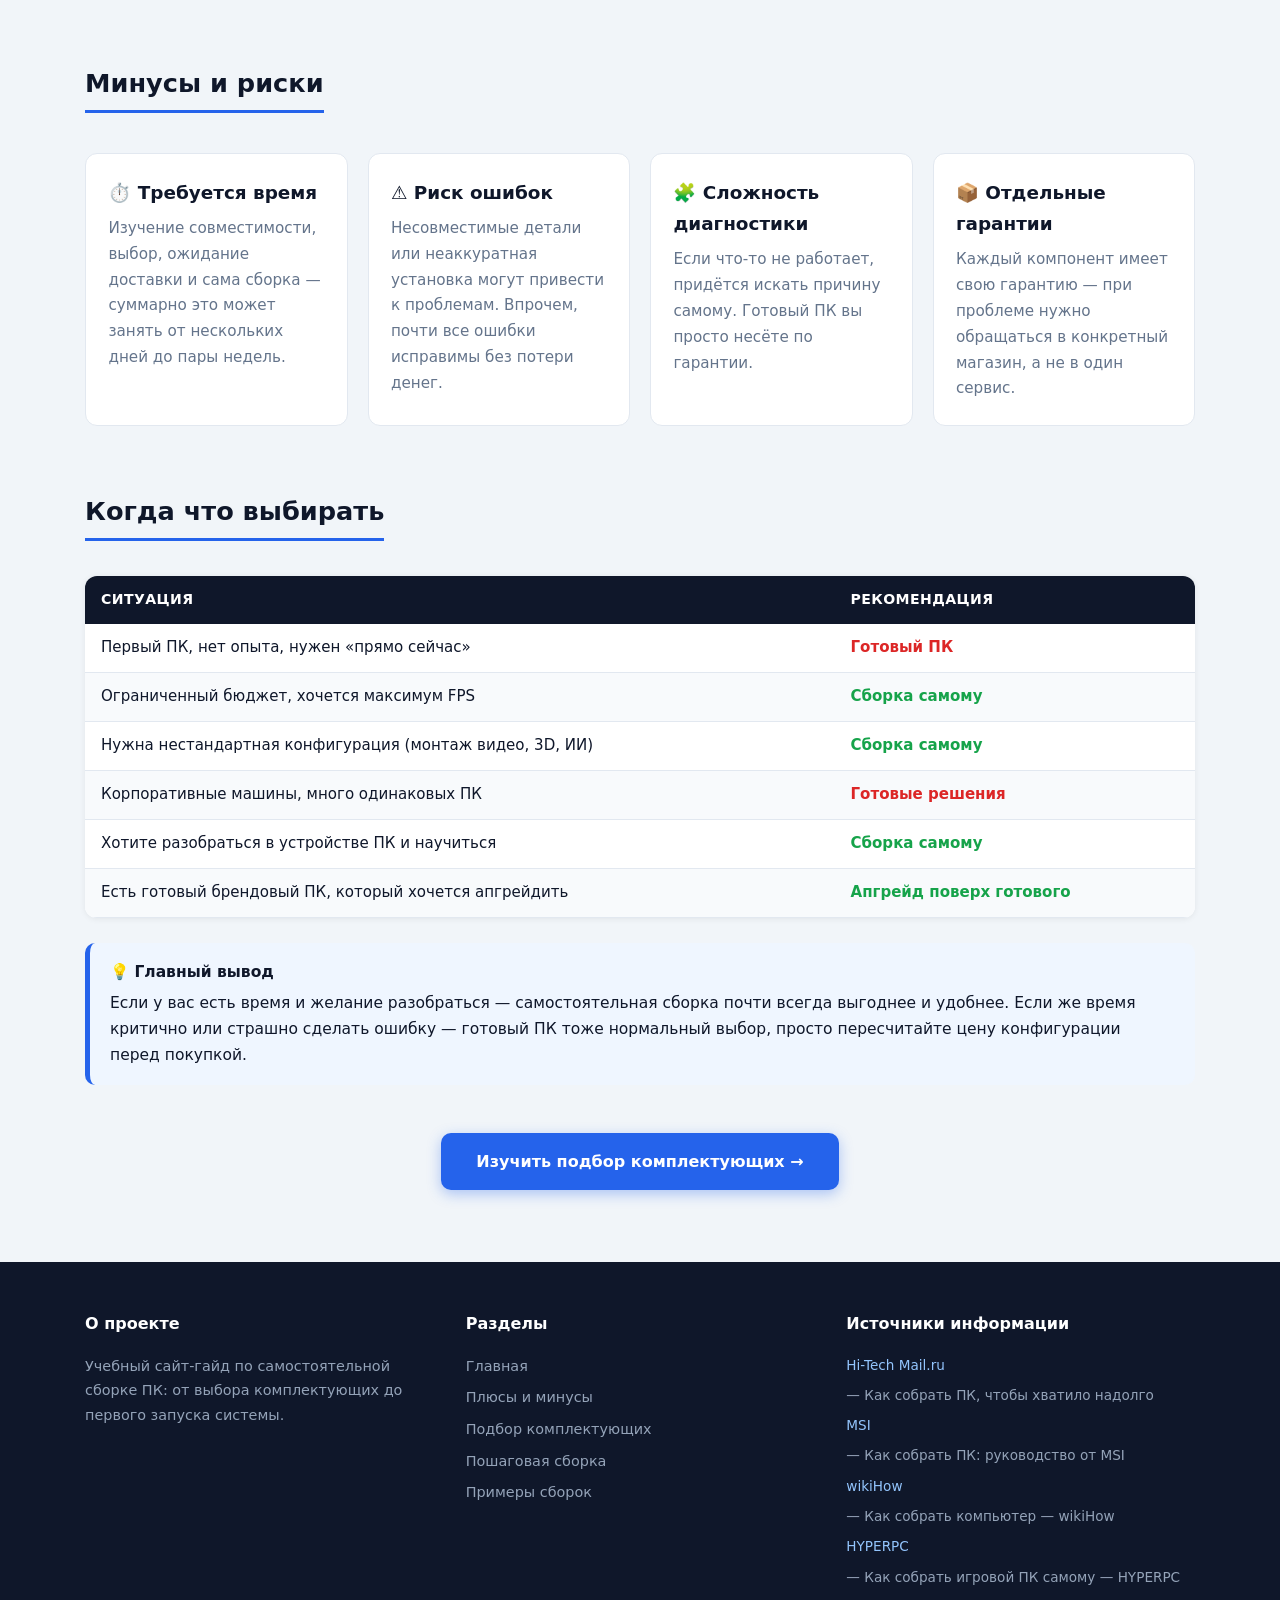
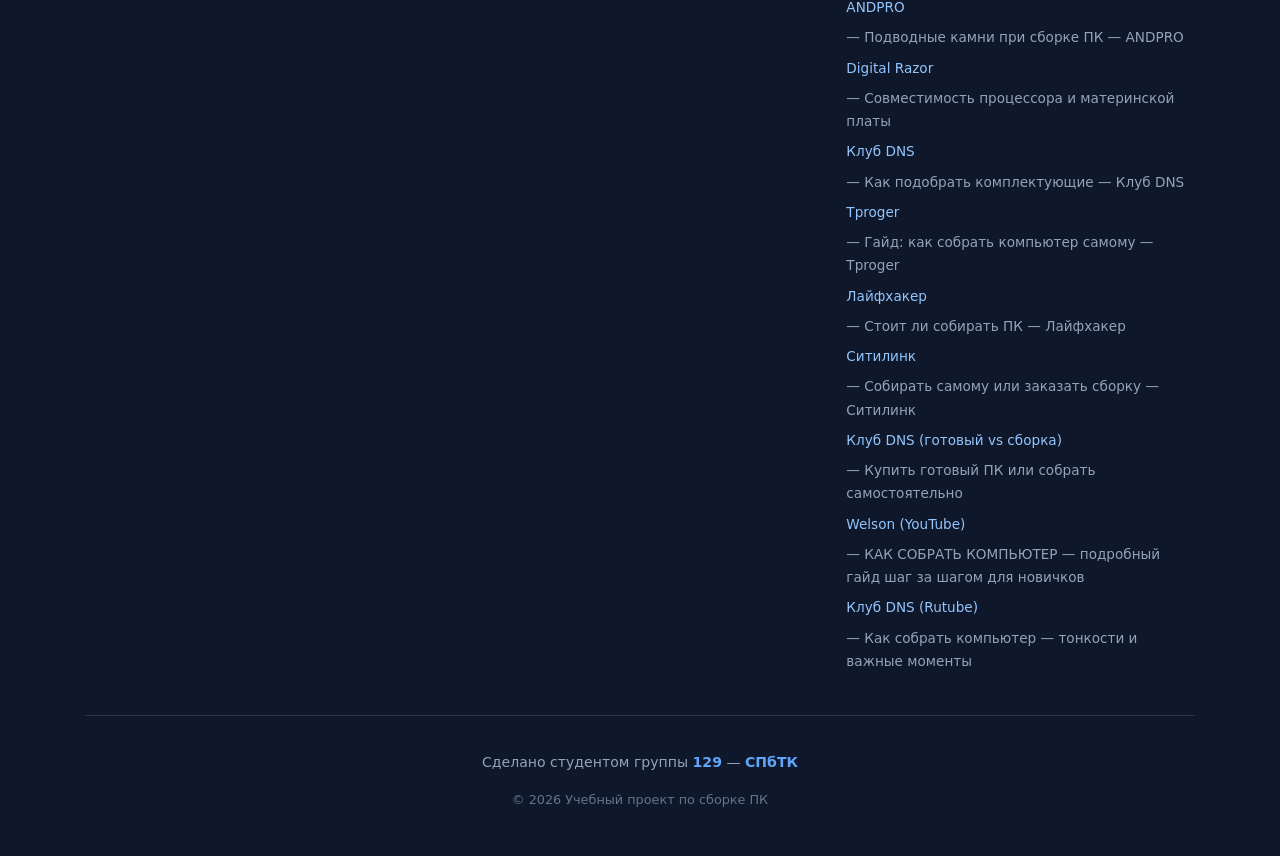
<file: pros-cons.html>
<!DOCTYPE html>
<html lang="ru">
<head>
<meta charset="UTF-8">
<meta name="viewport" content="width=device-width, initial-scale=1.0">
<title>Плюсы и минусы самостоятельной сборки ПК</title>
<style>
:root{
  --primary:#2563eb; --primary-hover:#1d4ed8; --bg:#f1f5f9; --card-bg:#ffffff;
  --text:#0f172a; --text-secondary:#64748b; --border:#e2e8f0;
  --danger:#dc2626; --success:#16a34a; --dark:#0f172a;
}
*{box-sizing:border-box}
body{font-family:system-ui,-apple-system,"Segoe UI",Roboto,Helvetica,Arial,sans-serif;
  background:var(--bg);color:var(--text);margin:0;line-height:1.7}
.container{max-width:1150px;margin:0 auto;padding:0 1.25rem}

/* ---------- НАВИГАЦИЯ ---------- */
.top-nav{position:sticky;top:0;z-index:50;background:rgba(15,23,42,.97);
  box-shadow:0 2px 12px rgba(0,0,0,.2)}
.nav-inner{max-width:1150px;margin:0 auto;padding:.8rem 1.25rem;display:flex;
  align-items:center;gap:.35rem;flex-wrap:wrap}
.logo{color:#fff;font-weight:800;text-decoration:none;font-size:1.05rem;margin-right:auto;white-space:nowrap}
.logo span{color:#60a5fa}
.top-nav a.nav-link{color:#cbd5e1;text-decoration:none;font-weight:600;font-size:.92rem;
  padding:.35rem .8rem;border-radius:6px;transition:all .2s}
.top-nav a.nav-link:hover{color:#fff;background:rgba(255,255,255,.1)}
.top-nav a.nav-link.active{color:#fff;background:var(--primary)}

/* ---------- ХИРО ---------- */
.hero{background:linear-gradient(135deg,#0f172a 0%,#1e3a8a 55%,#2563eb 100%);
  color:#fff;padding:4.5rem 0 4rem;text-align:center}
.hero h1{font-size:clamp(1.8rem,4.5vw,2.7rem);margin:0 0 1rem;line-height:1.25}
.hero p{color:#cbd5e1;max-width:660px;margin:0 auto 2rem;font-size:1.12rem}
.hero .btn{background:#fff;color:var(--primary)}
.hero .btn:hover{background:#e2e8f0}

/* ---------- ЗАГОЛОВКИ ---------- */
.page-head{padding:3rem 0 1.5rem;text-align:center}
.page-head h1{font-size:2.1rem;margin:0 0 .6rem}
.page-head p{color:var(--text-secondary);max-width:720px;margin:0 auto;font-size:1.08rem}
h2.section-title{font-size:1.6rem;margin:2.5rem 0 1rem;display:inline-block;
  border-bottom:3px solid var(--primary);padding-bottom:.3rem}
h3{margin:1.8rem 0 .7rem}

/* ---------- КАРТОЧКИ ---------- */
.grid{display:grid;grid-template-columns:repeat(auto-fit,minmax(250px,1fr));gap:1.25rem;margin:1.5rem 0}
.card{background:var(--card-bg);border:1px solid var(--border);border-radius:12px;
  padding:1.4rem;transition:box-shadow .2s,transform .2s}
.card:hover{box-shadow:0 10px 28px rgba(0,0,0,.1);transform:translateY(-3px)}
.card h3{margin:0 0 .5rem;font-size:1.15rem}
.card p{color:var(--text-secondary);margin:0;font-size:.95rem}
.card a{color:inherit;text-decoration:none}

/* ---------- ТАБЛИЦЫ ---------- */
.table-wrap{overflow-x:auto;margin:1.2rem 0 1.6rem;border-radius:12px;
  box-shadow:0 1px 6px rgba(0,0,0,.07)}
table.data-table{width:100%;border-collapse:collapse;background:var(--card-bg);font-size:.94rem;min-width:520px}
table.data-table th{background:var(--dark);color:#fff;text-align:left;padding:.75rem 1rem;font-size:.88rem;
  text-transform:uppercase;letter-spacing:.03em}
table.data-table td{padding:.7rem 1rem;border-bottom:1px solid var(--border);vertical-align:top}
table.data-table tbody tr:nth-child(even){background:#f8fafc}
table.data-table tbody tr:hover{background:#eff6ff}
table.data-table .good{color:var(--success);font-weight:700}
table.data-table .bad{color:var(--danger);font-weight:700}
.tbl-caption{font-size:.85rem;color:var(--text-secondary);margin-top:-1rem;margin-bottom:1.4rem}

/* ---------- ВРЕЗКИ ---------- */
.callout{border-radius:10px;padding:1rem 1.25rem;margin:1.3rem 0;font-size:.97rem}
.callout.tip{background:#eff6ff;border-left:5px solid var(--primary)}
.callout.warn{background:#fffbeb;border-left:5px solid #d97706}
.callout.danger{background:#fef2f2;border-left:5px solid var(--danger)}
.callout b:first-child{display:block;margin-bottom:.25rem}

/* ---------- ШАГИ ---------- */
.step{display:flex;gap:1.1rem;margin:1.4rem 0;background:var(--card-bg);
  border:1px solid var(--border);border-radius:12px;padding:1.2rem 1.4rem}
.step-num{flex-shrink:0;width:44px;height:44px;border-radius:50%;background:var(--primary);
  color:#fff;font-weight:800;display:flex;align-items:center;justify-content:center;font-size:1.15rem}
.step h3{margin:.15rem 0 .5rem;font-size:1.12rem}
.step p{margin:0;color:#334155;font-size:.96rem}

/* ---------- БЕЙДЖИ ---------- */
.badge{display:inline-block;font-size:.75rem;font-weight:700;padding:.2rem .6rem;
  border-radius:99px;margin-left:.4rem;vertical-align:middle}
.badge.blue{background:#dbeafe;color:#1d4ed8}
.badge.green{background:#dcfce7;color:#15803d}
.badge.red{background:#fee2e2;color:#b91c1c}

/* ---------- КНОПКА ---------- */
.cta-block{text-align:center;margin:3rem 0 1rem}
.btn{background:var(--primary);color:#fff;padding:.95rem 2.2rem;border-radius:10px;
  text-decoration:none;font-weight:700;display:inline-block;transition:all .2s;
  box-shadow:0 4px 14px rgba(37,99,235,.35)}
.btn:hover{background:var(--primary-hover);transform:translateY(-2px)}

/* ---------- ВИДЕО ---------- */
.video-block{margin:2rem 0;background:var(--card-bg);border:1px solid var(--border);
  border-radius:14px;padding:1.4rem;box-shadow:0 4px 18px rgba(0,0,0,.08)}
.video-block .video-title{font-weight:700;margin-bottom:.2rem}
.video-block .video-meta{color:var(--text-secondary);font-size:.88rem;margin-bottom:1rem}
.video-embed{position:relative;padding-bottom:56.25%;height:0;border-radius:10px;overflow:hidden}
.video-embed iframe{position:absolute;top:0;left:0;width:100%;height:100%;border:0}

/* ---------- FAQ ---------- */
details.faq{background:var(--card-bg);border:1px solid var(--border);border-radius:10px;margin:.7rem 0}
details.faq summary{padding:1rem 1.25rem;font-weight:700;cursor:pointer}
details.faq[open] summary{border-bottom:1px solid var(--border)}
details.faq p{padding:1rem 1.25rem;margin:0;color:#334155;font-size:.96rem}

/* ---------- ФУТЕР ---------- */
footer{background:var(--dark);color:#cbd5e1;padding:3rem 0 2rem;margin-top:4.5rem;font-size:.9rem}
.footer-grid{display:grid;grid-template-columns:repeat(auto-fit,minmax(210px,1fr));gap:2rem}
.footer-grid h4{color:#fff;margin:0 0 1rem;font-size:1rem}
.footer-grid a{color:#94a3b8;text-decoration:none;display:block;margin-bottom:.45rem}
.footer-grid a:hover{color:#fff}
.sources{list-style:none;padding:0;margin:0;font-size:.85rem;color:#94a3b8}
.sources li{margin-bottom:.45rem}
.sources a{color:#93c5fd;text-decoration:none}
.sources a:hover{text-decoration:underline}
.credit{margin-top:2.2rem;border-top:1px solid rgba(255,255,255,.12);padding-top:1.3rem;
  text-align:center;color:#94a3b8;font-size:.88rem}
.credit b{color:#60a5fa}

@media(max-width:600px){
  .hero{padding:3rem 0 2.5rem}
  .page-head h1{font-size:1.6rem}
}
</style>
</head>
<body>
<nav class="top-nav"><div class="nav-inner"><a class="logo" href="index.html">Сборка<span>ПК</span>.гайд</a><a class="nav-link" href="index.html">Главная</a><a class="nav-link active" href="pros-cons.html">Плюсы и минусы</a><a class="nav-link" href="pick-parts.html">Подбор комплектующих</a><a class="nav-link" href="build-guide.html">Пошаговая сборка</a><a class="nav-link" href="builds.html">Примеры сборок</a></div></nav>
<main>

<div class="page-head container">
  <h1>Собирать самому или покупать готовый?</h1>
  <p>Честный разбор без маркетинга: что вы выигрываете и что теряете при самостоятельной сборке.</p>
</div>

<div class="container">
  <h2 class="section-title">Сравнение по ключевым критериям</h2>
  <p>Ниже — сводная таблица, которая наглядно показывает, чем самостоятельная сборка отличается от покупки готового системного блока в магазине.</p>
  <div class="table-wrap">
    <table class="data-table">
      <thead><tr><th>Критерий</th><th>Самостоятельная сборка</th><th>Готовый ПК из магазина</th></tr></thead>
      <tbody>
        <tr><td>Цена за ту же мощность</td><td class="good">Дешевле на 10–20%</td><td class="bad">Наценка за сборку и бренд</td></tr>
        <tr><td>Контроль качества комплектующих</td><td class="good">Полный контроль каждого компонента</td><td>Часто «ноунейм» внутри брендового корпуса</td></tr>
        <tr><td>Возможность апгрейда</td><td class="good">Стандартные детали, всё меняется</td><td class="bad">Проприетарные платы и БП у брендов</td></tr>
        <tr><td>Гарантия</td><td>Отдельная на каждый компонент</td><td class="good">Единая на весь системный блок</td></tr>
        <tr><td>Скорость получения</td><td>Нужно время: заказ, доставка, сборка</td><td class="good">Забрал и работает</td></tr>
        <tr><td>Риск ошибок при сборке</td><td class="bad">Есть, если действовать неаккуратно</td><td class="good">Собрано и протестировано специалистом</td></tr>
        <tr><td>Гибкость конфигурации</td><td class="good">Любая комбинация под задачу</td><td class="bad">Только готовые наборы магазина</td></tr>
      </tbody>
    </table>
  </div>
  <p class="tbl-caption">Обобщённое сравнение по данным Лайфхакера, Ситилинка и Клуба DNS.</p>

  <h2 class="section-title">Плюсы самостоятельной сборки</h2>
  <div class="grid">
    <div class="card"><h3>💵 Экономия бюджета</h3><p>Вы платите только за железо, а не за чужие руки и маркетинг. На те же деньги можно получить noticeably более мощную видеокарту или процессор.</p></div>
    <div class="card"><h3>🎯 Сборка под свою задачу</h3><p>Хотите тишину? Более мощный БП? Несколько SSD? Выбираете каждую деталь под себя, а не берёте усреднённый «магазинный» вариант.</p></div>
    <div class="card"><h3>🔧 Простое обслуживание</h3><p>Вы знаете свою машину до последнего кабеля. Чистка, замена термопасты, апгрейд — всё понятнее, чем в заводской сборке.</p></div>
    <div class="card"><h3>📈 Лёгкий апгрейд</h3><p>Стандартные компоненты означают, что через 2–3 года можно просто заменить видеокарту или добавить память.</p></div>
    <div class="card"><h3>🧠 Опыт и понимание</h3><p>После первой сборки вы понимаете, как устроен ПК, и не боитесь мелких проблем — это очень ценный навык.</p></div>
  </div>

  <h2 class="section-title">Минусы и риски</h2>
  <div class="grid">
    <div class="card"><h3>⏱️ Требуется время</h3><p>Изучение совместимости, выбор, ожидание доставки и сама сборка — суммарно это может занять от нескольких дней до пары недель.</p></div>
    <div class="card"><h3>⚠️ Риск ошибок</h3><p>Несовместимые детали или неаккуратная установка могут привести к проблемам. Впрочем, почти все ошибки исправимы без потери денег.</p></div>
    <div class="card"><h3>🧩 Сложность диагностики</h3><p>Если что-то не работает, придётся искать причину самому. Готовый ПК вы просто несёте по гарантии.</p></div>
    <div class="card"><h3>📦 Отдельные гарантии</h3><p>Каждый компонент имеет свою гарантию — при проблеме нужно обращаться в конкретный магазин, а не в один сервис.</p></div>
  </div>

  <h2 class="section-title">Когда что выбирать</h2>
  <div class="table-wrap">
    <table class="data-table">
      <thead><tr><th>Ситуация</th><th>Рекомендация</th></tr></thead>
      <tbody>
        <tr><td>Первый ПК, нет опыта, нужен «прямо сейчас»</td><td class="bad">Готовый ПК</td></tr>
        <tr><td>Ограниченный бюджет, хочется максимум FPS</td><td class="good">Сборка самому</td></tr>
        <tr><td>Нужна нестандартная конфигурация (монтаж видео, 3D, ИИ)</td><td class="good">Сборка самому</td></tr>
        <tr><td>Корпоративные машины, много одинаковых ПК</td><td class="bad">Готовые решения</td></tr>
        <tr><td>Хотите разобраться в устройстве ПК и научиться</td><td class="good">Сборка самому</td></tr>
        <tr><td>Есть готовый брендовый ПК, который хочется апгрейдить</td><td class="good">Апгрейд поверх готового</td></tr>
      </tbody>
    </table>
  </div>

  <div class="callout tip"><b>💡 Главный вывод</b>
    Если у вас есть время и желание разобраться — самостоятельная сборка почти всегда выгоднее и удобнее. Если же время критично или страшно сделать ошибку — готовый ПК тоже нормальный выбор, просто пересчитайте цену конфигурации перед покупкой.</div>

  <div class="cta-block">
    <a class="btn" href="pick-parts.html">Изучить подбор комплектующих &rarr;</a>
  </div>
</div>

</main>
<footer>
  <div class="container">
    <div class="footer-grid">
      <div>
        <h4>О проекте</h4>
        <p style="color:#94a3b8">Учебный сайт-гайд по самостоятельной сборке ПК: от выбора комплектующих до первого запуска системы.</p>
      </div>
      <div>
        <h4>Разделы</h4>
        <a href="index.html">Главная</a><a href="pros-cons.html">Плюсы и минусы</a><a href="pick-parts.html">Подбор комплектующих</a><a href="build-guide.html">Пошаговая сборка</a><a href="builds.html">Примеры сборок</a>
      </div>
      <div>
        <h4>Источники информации</h4>
        <ul class="sources">
          <li><a href="https://hi-tech.mail.ru/review/57070-kak-sobrat-pk-chtoby-hvatilo-nadolgo/" target="_blank" rel="noopener">Hi-Tech Mail.ru</a> — Как собрать ПК, чтобы хватило надолго</li><li><a href="https://ru.msi.com/Landing/how-to-build-a-pc" target="_blank" rel="noopener">MSI</a> — Как собрать ПК: руководство от MSI</li><li><a href="https://ru.wikihow.com/собрать-компьютер" target="_blank" rel="noopener">wikiHow</a> — Как собрать компьютер — wikiHow</li><li><a href="https://hyperpc.ru/blog/gaming-pc/how-build-gaming-pc-yourself" target="_blank" rel="noopener">HYPERPC</a> — Как собрать игровой ПК самому — HYPERPC</li><li><a href="https://andpro.ru/blog/pc/podvodnye-kamni-pri-sborke-pk-instruktsiya-po-pokupke-i-sborke/" target="_blank" rel="noopener">ANDPRO</a> — Подводные камни при сборке ПК — ANDPRO</li><li><a href="https://digital-razor.ru/media/articles/hardware/cpu-mobo-compatibility/" target="_blank" rel="noopener">Digital Razor</a> — Совместимость процессора и материнской платы</li><li><a href="https://club.dns-shop.ru/blog/t-90-kompyuteryi/20005-kak-podobrat-komplektuuschie-dlya-samostoyatelnoi-sborki-pk/" target="_blank" rel="noopener">Клуб DNS</a> — Как подобрать комплектующие — Клуб DNS</li><li><a href="https://tproger.ru/articles/gajd-kak-sobrat-kompyuter-samomu" target="_blank" rel="noopener">Tproger</a> — Гайд: как собрать компьютер самому — Tproger</li><li><a href="https://lifehacker.ru/stoit-li-sobirat-pk/" target="_blank" rel="noopener">Лайфхакер</a> — Стоит ли собирать ПК — Лайфхакер</li><li><a href="https://journal.citilink.ru/articles/kak-luchshe-sobirat-pk-samomu-ili-zakazat-sborku-v-magazine/" target="_blank" rel="noopener">Ситилинк</a> — Собирать самому или заказать сборку — Ситилинк</li><li><a href="https://club.dns-shop.ru/blog/t-90-kompyuteryi/91739-kupit-gotovyii-pk-ili-sobrat-samostoyatelno/" target="_blank" rel="noopener">Клуб DNS (готовый vs сборка)</a> — Купить готовый ПК или собрать самостоятельно</li><li><a href="https://www.youtube.com/watch?v=8cOzLjkyBXI" target="_blank" rel="noopener">Welson (YouTube)</a> — КАК СОБРАТЬ КОМПЬЮТЕР — подробный гайд шаг за шагом для новичков</li><li><a href="https://rutube.ru/video/cc792eb7f2d3c47f68562fdddeae7814/" target="_blank" rel="noopener">Клуб DNS (Rutube)</a> — Как собрать компьютер — тонкости и важные моменты</li>
        </ul>
      </div>
    </div>
    <div class="credit">
      <p>Сделано студентом группы <b>129</b> — <b>СПбТК</b></p>
      <p style="font-size:.8rem;color:#64748b">&copy; 2026 Учебный проект по сборке ПК</p>
    </div>
  </div>
</footer>
</body>
</html>
</file>
<file: style.css>
/* ===== Общие стили сайта «Собрать ПК самостоятельно» ===== */
:root {
    --primary: #2563eb;
    --primary-hover: #1d4ed8;
    --bg: #f8fafc;
    --card-bg: #ffffff;
    --text: #1e293b;
    --text-secondary: #64748b;
    --border: #e2e8f0;
    --danger: #dc2626;
    --success: #16a34a;
    --dark: #0f172a;
}

* { box-sizing: border-box; }

body {
    font-family: system-ui, -apple-system, "Segoe UI", Roboto, Helvetica, Arial, sans-serif;
    background-color: var(--bg);
    color: var(--text);
    margin: 0;
    padding: 0;
    line-height: 1.65;
}

img { max-width: 100%; }

a { color: var(--primary); }

/* ----- Шапка ----- */
.site-header {
    background: linear-gradient(135deg, #1e3a8a 0%, #0f172a 100%);
    color: #fff;
    padding: 3rem 1rem;
    text-align: center;
}

.site-header h1 {
    margin: 0 0 0.5rem;
    font-size: 2.2rem;
    line-height: 1.25;
}

.site-header p {
    color: #cbd5e1;
    max-width: 640px;
    margin: 0 auto;
    font-size: 1.1rem;
}

/* ----- Навигация ----- */
.top-nav {
    background: var(--dark);
    position: sticky;
    top: 0;
    z-index: 10;
    box-shadow: 0 2px 8px rgba(0,0,0,0.15);
}

.top-nav .nav-inner {
    max-width: 1200px;
    margin: 0 auto;
    display: flex;
    flex-wrap: wrap;
    justify-content: center;
    gap: 0.25rem;
}

.top-nav a {
    display: block;
    color: #e2e8f0;
    text-decoration: none;
    padding: 0.75rem 1rem;
    font-weight: 500;
    font-size: 0.95rem;
    border-radius: 6px;
    transition: background 0.15s, color 0.15s;
}

.top-nav a:hover { background: #1e293b; color: #fff; }

.top-nav a.active {
    background: var(--primary);
    color: #fff;
}

/* ----- Контейнер ----- */
.container {
    max-width: 1200px;
    margin: 0 auto;
    padding: 0 1rem;
}

.container.narrow { max-width: 860px; }

main { padding: 2.5rem 1rem 3rem; }

/* ----- Типографика статей ----- */
article { max-width: 860px; margin: 0 auto; }

article h2 {
    font-size: 1.6rem;
    margin: 2.5rem 0 0.75rem;
    padding-left: 0.75rem;
    border-left: 4px solid var(--primary);
}

article h3 { font-size: 1.25rem; margin: 1.75rem 0 0.5rem; }

article p { margin: 0.75rem 0; }

article ul, article ol { padding-left: 1.4rem; }

article li { margin-bottom: 0.4rem; }

.lead {
    font-size: 1.15rem;
    color: var(--text-secondary);
    border-bottom: 1px solid var(--border);
    padding-bottom: 1rem;
    margin-bottom: 1.5rem;
}

/* ----- Врезки ----- */
.callout {
    background: #eff6ff;
    border: 1px solid #bfdbfe;
    border-left: 4px solid var(--primary);
    border-radius: 8px;
    padding: 1rem 1.25rem;
    margin: 1.25rem 0;
}

.warn {
    background: #fef2f2;
    border: 1px solid #fecaca;
    border-left: 4px solid var(--danger);
    border-radius: 8px;
    padding: 1rem 1.25rem;
    margin: 1.25rem 0;
}

.tip {
    background: #f0fdf4;
    border: 1px solid #bbf7d0;
    border-left: 4px solid var(--success);
    border-radius: 8px;
    padding: 1rem 1.25rem;
    margin: 1.25rem 0;
}

/* ----- Карточки ----- */
.card-grid {
    display: grid;
    grid-template-columns: repeat(auto-fit, minmax(260px, 1fr));
    gap: 1.5rem;
    margin: 2rem 0;
}

.card {
    background: var(--card-bg);
    border: 1px solid var(--border);
    padding: 1.5rem;
    border-radius: 10px;
    transition: box-shadow 0.2s, transform 0.2s;
    text-decoration: none;
    color: inherit;
    display: block;
}

.card:hover {
    box-shadow: 0 8px 24px rgba(0,0,0,0.12);
    transform: translateY(-3px);
}

.card h3 { margin: 0 0 0.5rem; font-size: 1.2rem; }

.card p { color: var(--text-secondary); margin: 0; font-size: 0.95rem; }

.card .card-icon { font-size: 1.8rem; margin-bottom: 0.5rem; }

/* ----- Таблицы ----- */
.table-wrap { overflow-x: auto; margin: 1.5rem 0; }

table {
    border-collapse: collapse;
    width: 100%;
    background: var(--card-bg);
    font-size: 0.95rem;
}

th, td {
    border: 1px solid var(--border);
    padding: 0.6rem 0.9rem;
    text-align: left;
    vertical-align: top;
}

th { background: #f1f5f9; }

/* ----- FAQ (без JavaScript) ----- */
.faq details {
    background: var(--card-bg);
    border: 1px solid var(--border);
    border-radius: 8px;
    margin-bottom: 0.75rem;
    overflow: hidden;
}

.faq summary {
    padding: 1rem 1.25rem;
    font-weight: 600;
    cursor: pointer;
    background: #f1f5f9;
    list-style: none;
}

.faq summary::-webkit-details-marker { display: none; }

.faq summary::before { content: "▸ "; color: var(--primary); }

.faq details[open] summary::before { content: "▾ "; }

.faq .faq-answer { padding: 1rem 1.25rem; color: var(--text-secondary); }

/* ----- Ошибки ----- */
.mistake-item {
    display: flex;
    gap: 1rem;
    padding: 0.9rem 0;
    border-bottom: 1px dashed var(--border);
}

.mistake-item:last-child { border-bottom: none; }

.mistake-icon {
    color: var(--danger);
    font-weight: 700;
    font-size: 1.1rem;
    flex-shrink: 0;
}

/* ----- Кнопки ----- */
.btn {
    background-color: var(--primary);
    color: #fff;
    padding: 0.9rem 2rem;
    border-radius: 8px;
    text-decoration: none;
    font-weight: 600;
    display: inline-block;
    transition: background-color 0.2s, transform 0.1s;
}

.btn:hover { background-color: var(--primary-hover); transform: translateY(-1px); }

.cta-block { text-align: center; margin: 2.5rem 0 1rem; }

/* ----- Пошаговая сборка ----- */
.step {
    background: var(--card-bg);
    border: 1px solid var(--border);
    border-radius: 10px;
    padding: 1.25rem 1.5rem;
    margin-bottom: 1.25rem;
}

.step h3 {
    margin: 0 0 0.5rem;
    display: flex;
    align-items: center;
    gap: 0.6rem;
}

.step-num {
    background: var(--primary);
    color: #fff;
    min-width: 2rem;
    height: 2rem;
    border-radius: 50%;
    display: inline-flex;
    align-items: center;
    justify-content: center;
    font-size: 0.95rem;
    flex-shrink: 0;
}

/* ----- Сборки ----- */
.build-card {
    background: var(--card-bg);
    border: 1px solid var(--border);
    border-radius: 12px;
    padding: 1.5rem;
    margin-bottom: 2rem;
}

.build-card h3 { margin-top: 0; font-size: 1.35rem; }

.price-tag {
    display: inline-block;
    background: #eff6ff;
    color: var(--primary);
    font-weight: 700;
    padding: 0.3rem 0.9rem;
    border-radius: 999px;
    margin-bottom: 0.75rem;
    font-size: 0.95rem;
}

/* ----- Списки аудитории ----- */
.audience-list {
    display: grid;
    grid-template-columns: repeat(auto-fit, minmax(220px, 1fr));
    gap: 1rem;
    list-style: none;
    padding: 0;
}

.audience-item {
    background: var(--card-bg);
    border: 1px solid var(--border);
    padding: 1rem;
    border-radius: 8px;
}

/* ----- Подвал ----- */
footer {
    background: var(--dark);
    color: #cbd5e1;
    padding: 2.5rem 1rem 1.5rem;
    font-size: 0.9rem;
}

.footer-content {
    max-width: 1200px;
    margin: 0 auto;
    display: grid;
    grid-template-columns: repeat(auto-fit, minmax(220px, 1fr));
    gap: 2rem;
}

.footer-col h4 { color: #fff; margin: 0 0 0.75rem; }

.footer-col a {
    color: #94a3b8;
    text-decoration: none;
    display: block;
    margin-bottom: 0.45rem;
}

.footer-col a:hover { color: #fff; }

.footer-col ul { list-style: none; padding: 0; margin: 0; }

.sources { margin-top: 2rem; border-top: 1px solid #1e293b; padding-top: 1rem; }

.sources h4 { color: #fff; margin: 0 0 0.5rem; }

.sources ul { list-style: none; padding: 0; margin: 0; columns: 2; column-gap: 2rem; }

.sources li { margin-bottom: 0.35rem; break-inside: avoid; }

.sources a { color: #7dd3fc; text-decoration: none; }

.sources a:hover { text-decoration: underline; }

.copyright {
    text-align: center;
    margin-top: 1.5rem;
    color: #475569;
    font-size: 0.8rem;
}

/* ----- Адаптив ----- */
@media (max-width: 640px) {
    .site-header h1 { font-size: 1.6rem; }
    article h2 { font-size: 1.35rem; }
    .sources ul { columns: 1; }
}
</file>
